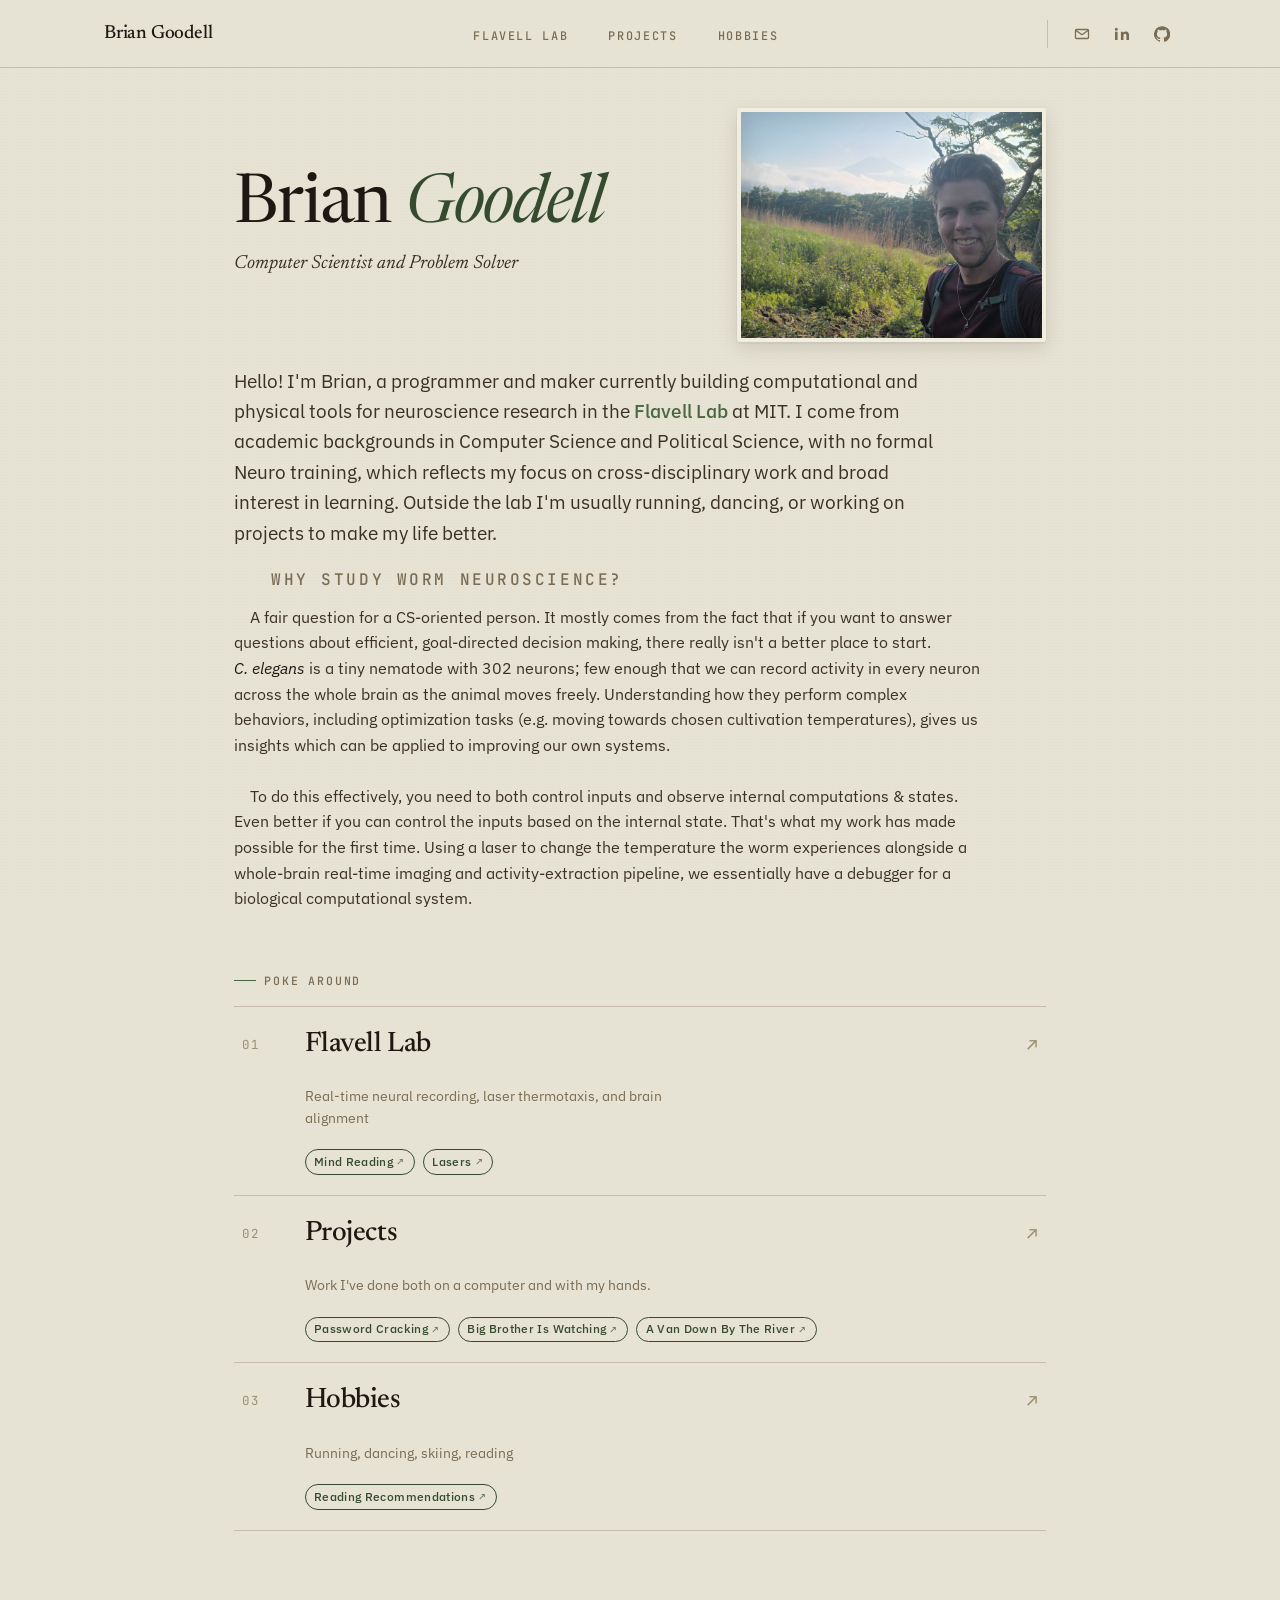
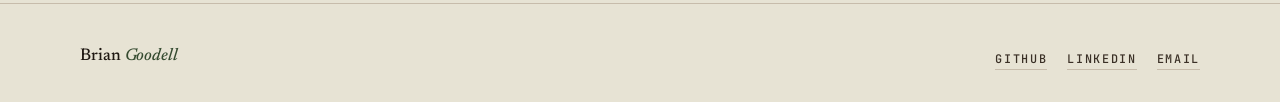
<file: index.html>
<!DOCTYPE html>
<html lang="en">
<head>
  <meta charset="UTF-8">
  <meta name="viewport" content="width=device-width, initial-scale=1.0">
  <title>Brian Goodell</title>
  <meta name="description" content="Brian Goodell — programmer, maker, and Research Technician at the MIT Flavell Lab.">
  <link rel="preconnect" href="https://fonts.googleapis.com">
  <link rel="preconnect" href="https://fonts.gstatic.com" crossorigin>
  <link href="https://fonts.googleapis.com/css2?family=Newsreader:ital,opsz,wght@0,6..72,400;0,6..72,500;0,6..72,600;1,6..72,400;1,6..72,500&family=IBM+Plex+Sans:wght@300;400;500;600&family=JetBrains+Mono:wght@400;500;600&display=swap" rel="stylesheet">
  <link rel="stylesheet" href="css/style.css">
  <link rel="icon" type="image/x-icon" href="images/BG_favicon.png">
</head>
<body data-page-id="home">

  <nav class="site-nav" role="navigation" aria-label="Main navigation">
    <div class="site-nav__inner">
      <span class="site-nav__brand"><span class="nav-full">Brian Goodell</span><span class="nav-short">Brian</span></span>
      <ul class="site-nav__links" role="list">
        <li><a href="flavell-lab.html" class="nav__link"><span class="nav-full">Flavell Lab</span><span class="nav-short">Flavell</span></a></li>
        <li><a href="projects.html"    class="nav__link">Projects</a></li>
        <li><a href="hobbies.html"     class="nav__link">Hobbies</a></li>
      </ul>
        <div class="site-nav__socials" role="list">
          <a href="mailto:briandalegoodell@gmail.com" class="social-icon" aria-label="Email" data-track-click="true" role="listitem">
            <svg viewBox="0 0 16 16" fill="none" stroke="currentColor" stroke-width="1.3" stroke-linejoin="round" aria-hidden="true">
              <rect x="1.5" y="3.5" width="13" height="9" rx="1"/>
              <path d="M2 4.5l6 4.2 6-4.2" stroke-linecap="round"/>
            </svg>
          </a>
          <a href="https://www.linkedin.com/in/brian-goodell" target="_blank" rel="noopener" class="social-icon" aria-label="LinkedIn" data-track-click="true" role="listitem">
            <svg viewBox="0 0 16 16" fill="currentColor" aria-hidden="true">
              <path d="M3.6 5.7H1V14h2.6V5.7Zm.2-2.4a1.5 1.5 0 1 1-3 0 1.5 1.5 0 0 1 3 0ZM15 14h-2.6V9.9c0-1-.02-2.2-1.35-2.2-1.35 0-1.55 1.05-1.55 2.13V14H6.9V5.7h2.5v1.13h.04c.35-.66 1.2-1.35 2.46-1.35 2.63 0 3.12 1.73 3.12 3.97V14Z"/>
            </svg>
          </a>
          <a href="https://github.com/briangoodell" target="_blank" rel="noopener" class="social-icon" aria-label="GitHub" data-track-click="true" role="listitem">
            <svg viewBox="0 0 16 16" fill="currentColor" aria-hidden="true">
              <path d="M8 .2A8 8 0 0 0 5.47 15.79c.4.07.55-.17.55-.38v-1.33c-2.23.48-2.7-1.07-2.7-1.07-.36-.92-.89-1.16-.89-1.16-.72-.5.05-.49.05-.49.8.06 1.23.83 1.23.83.72 1.22 1.87.87 2.33.67.07-.52.28-.87.51-1.07-1.78-.2-3.65-.89-3.65-3.95 0-.87.31-1.59.83-2.15-.08-.2-.36-1.02.08-2.13 0 0 .67-.22 2.2.82a7.65 7.65 0 0 1 4 0c1.53-1.04 2.2-.82 2.2-.82.44 1.11.16 1.93.08 2.13.52.56.83 1.28.83 2.15 0 3.07-1.87 3.75-3.65 3.94.29.25.54.74.54 1.49v2.21c0 .22.15.46.55.38A8 8 0 0 0 8 .2Z"/>
            </svg>
          </a>
        </div>
      </div>
    </nav>

  <main>

    <section class="home-hero">
      <div class="home-hero__text">
        <!-- <div class="home-hero__eyebrow">
          <span class="home-hero__eyebrow-dot" aria-hidden="true"></span>
          <span>CAMBRIDGE, MA</span>
        </div> -->
        <h1 class="home-hero__name" data-content-id="hero-name">Brian <em>Goodell</em></h1>
        <!-- <p class="home-hero__role" data-content-id="hero-role">Research Technician
building tools for neuroscience</p> -->
        <p class="home-hero__role" data-content-id="hero-role">Computer Scientist and Problem Solver</p>
      </div>
      <div class="home-hero__photo-wrap">
        <img src="images/headshot.jpg" alt="Brian Goodell" class="home-hero__photo">
      </div>
    </section>

    <section class="home-bio content-section">
      <p class="home-bio__para" data-content-id="bio-intro">
        Hello! I'm Brian, a programmer and maker currently building computational and physical
        tools for neuroscience research in the <a href="flavell-lab.html">Flavell Lab</a>
        at MIT. I come from academic backgrounds in Computer Science and Political Science, with no formal 
        Neuro training, which reflects my focus on cross-disciplinary work and broad interest in 
        learning. Outside the lab I'm usually running, dancing, or working on projects to make my life better.
      </p>
      <p class="kicker kicker--no-rule" style="margin-top: var(--space-5); font-size: medium; margin-bottom: var(--space-3);">&emsp;&emsp;Why study worm neuroscience?</p>
      <p class="home-bio__para" data-content-id="bio-research" style="font-size: medium; max-width: 75ch;">
        &nbsp;&nbsp;&nbsp;&nbsp;A fair question for a CS-oriented person. It mostly comes from the fact that
        if you want to answer questions about efficient, goal-directed decision making,
        there really isn't a better place to start. <em>C.&nbsp;elegans</em> is a tiny nematode with 302 
        neurons; few enough that we can record
        activity in every neuron across the whole brain as the animal moves freely. Understanding
        how they perform complex behaviors, including optimization tasks (e.g. moving towards chosen
        cultivation temperatures), gives us insights
        which can be applied to improving our own systems.
        <br /><br style="line-height: 0.5em; font-size: 50%;"/>
        &nbsp;&nbsp;&nbsp;&nbsp;To do this effectively, you need to both control inputs and observe internal computations & states.
        Even better if you can control the inputs based on the internal state. That's what my work has
        made possible for the first time. Using a laser to change the temperature the worm experiences
        alongside a whole-brain real-time imaging and activity-extraction pipeline, we essentially
        have a debugger for a biological computational system.
      </p>
      <br />
      <!-- <p>
        How do we use information to make decisions? How can we make a system that does the same thing?
        How can we do that efficiently?
      </p> -->
    </section>

    <section class="home-links content-section">
      <div class="kicker" style="margin-bottom: var(--space-4);">Poke Around</div>
      <div class="home-links__grid">
        <div class="link-card" data-index="01">
          <a href="flavell-lab.html" class="link-card__title-link" data-track-click="true">
            <span class="link-card__title">Flavell Lab</span>
            <span class="link-card__arrow" aria-hidden="true">↗</span>
          </a>
          <span class="link-card__desc">Real-time neural recording, laser thermotaxis, and brain alignment</span>
          <div class="link-card__sublinks">
            <a href="flavell-lab.html#autocell" class="link-card__sublink" data-track-click="true">Mind Reading</a>
            <a href="flavell-lab.html#laser" class="link-card__sublink" data-track-click="true">Lasers</a>
          </div>
        </div>
        <div class="link-card" data-index="02">
          <a href="projects.html" class="link-card__title-link" data-track-click="true">
            <span class="link-card__title">Projects</span>
            <span class="link-card__arrow" aria-hidden="true">↗</span>
          </a>
          <span class="link-card__desc">Work I've done both on a computer and with my hands.</span>
          <div class="link-card__sublinks">
            <a href="projects.html#project-tanks" class="link-card__sublink" data-track-click="true">Password Cracking</a>
            <a href="projects.html#project-self-tracking" class="link-card__sublink" data-track-click="true">Big Brother Is Watching</a>
            <a href="projects.html#project-van" class="link-card__sublink" data-track-click="true">A Van Down By The River</a>
          </div>
        </div>
        <div class="link-card" data-index="03">
          <a href="hobbies.html" class="link-card__title-link" data-index="03" data-track-click="true">
            <span class="link-card__title">Hobbies</span>
            <span class="link-card__arrow" aria-hidden="true">↗</span>
          </a>
          <span class="link-card__desc">Running, dancing, skiing, reading</span>
            <div class="link-card__sublinks">
              <a href="hobbies.html#reading" class="link-card__sublink" data-track-click="true">Reading Recommendations</a>
            </div>
        </div>
      </div>
    </section>

  </main>

  <footer class="site-footer">
    <div class="site-footer__inner">
      <p class="site-footer__meta">
        <span class="site-footer__brand">Brian <em>Goodell</em></span>
      </p>
      <ul class="site-footer__links" role="list">
        <li><a href="https://github.com/briangoodell" class="footer-link" target="_blank" rel="noopener" data-track-click="true">GitHub</a></li>
        <li><a href="https://www.linkedin.com/in/brian-goodell" class="footer-link" target="_blank" rel="noopener" data-track-click="true">LinkedIn</a></li>
        <li><a href="mailto:briandalegoodell@gmail.com" class="footer-link" data-track-click="true">Email</a></li>
      </ul>
    </div>
  </footer>

  <script src="js/api.js"></script>
</body>
</html>
</file>
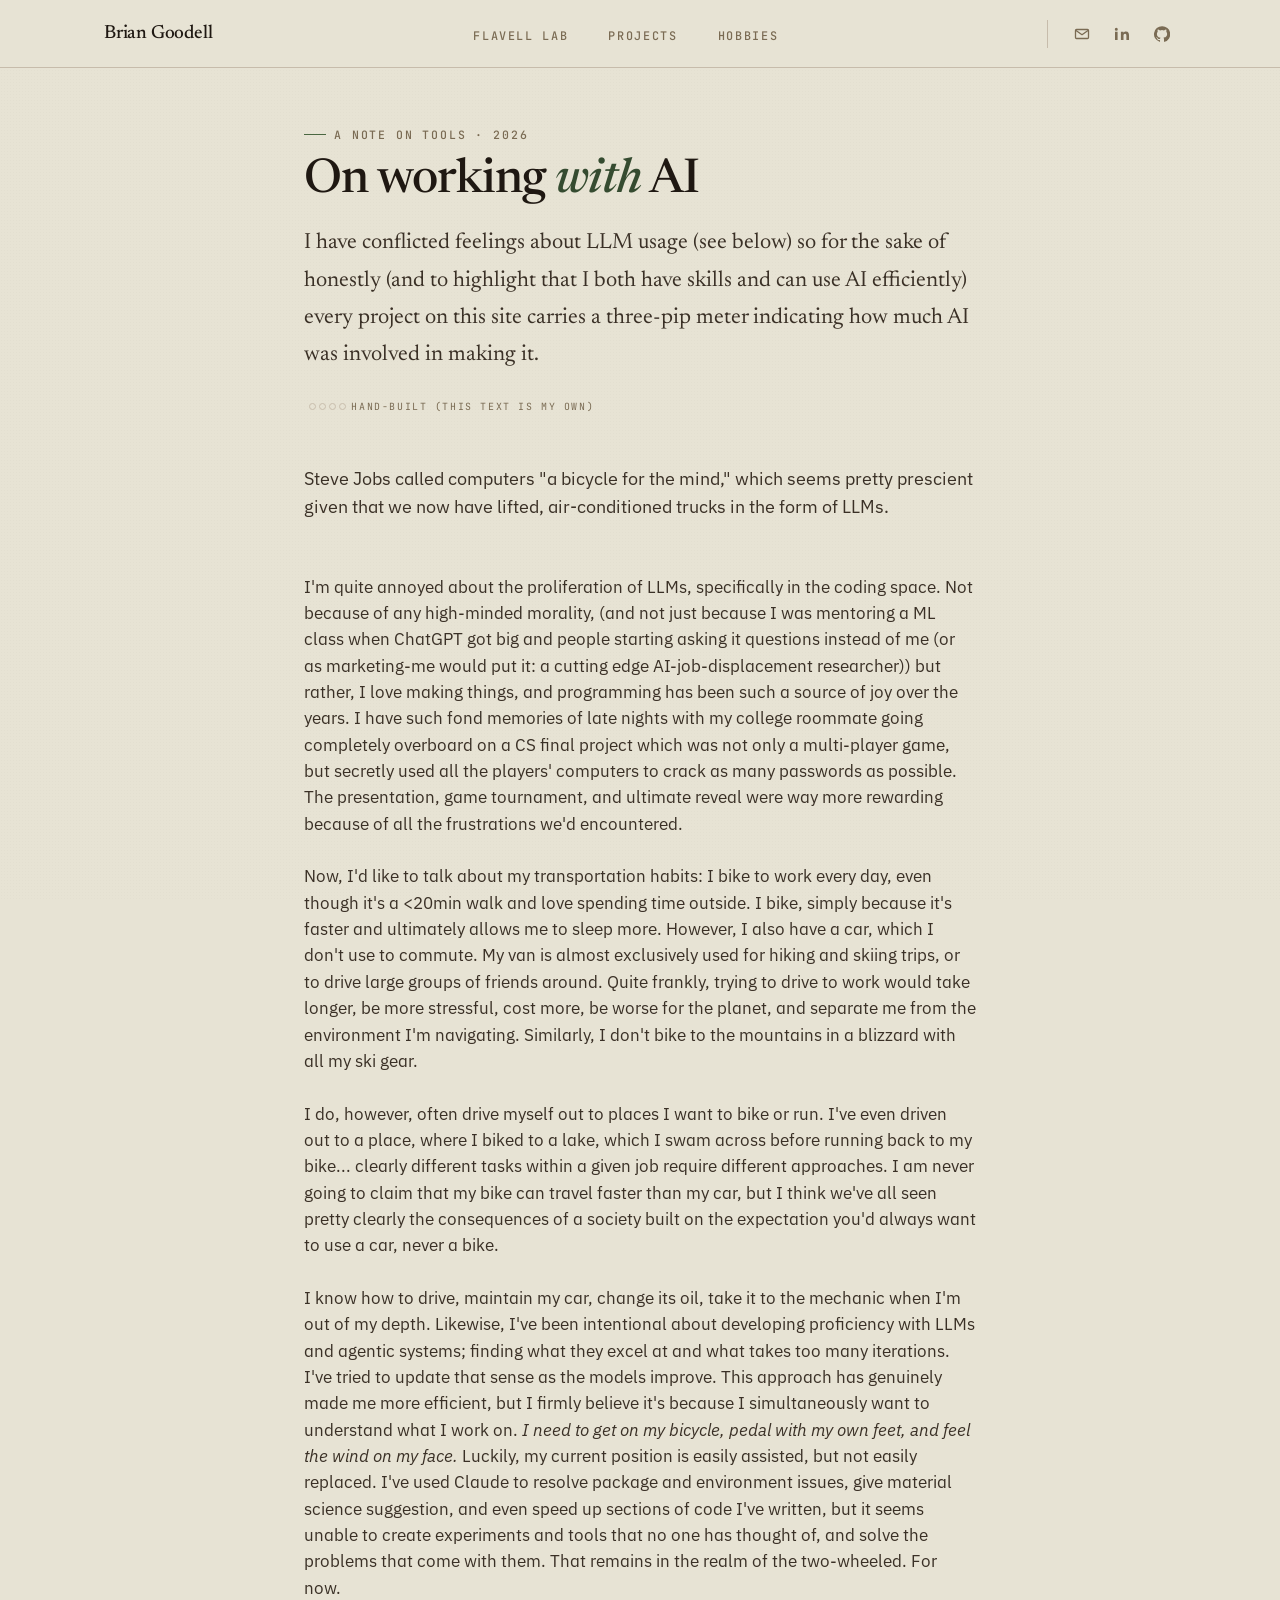
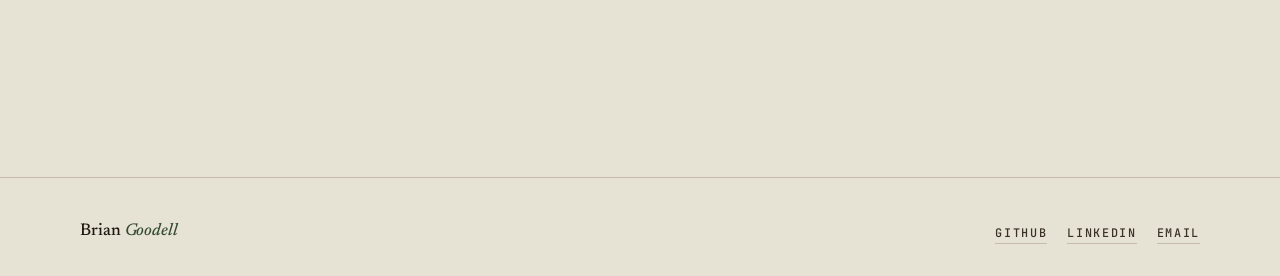
<file: ai_philosophy.html>
<!DOCTYPE html>
<html lang="en">
<head>
  <meta charset="UTF-8">
  <meta name="viewport" content="width=device-width, initial-scale=1.0">
  <title>AI Philosophy — Brian Goodell</title>
  <meta name="description" content="How Brian Goodell thinks about and uses AI in his research and personal projects.">
  <link rel="preconnect" href="https://fonts.googleapis.com">
  <link rel="preconnect" href="https://fonts.gstatic.com" crossorigin>
  <link href="https://fonts.googleapis.com/css2?family=Newsreader:ital,opsz,wght@0,6..72,400;0,6..72,500;0,6..72,600;1,6..72,400;1,6..72,500&family=IBM+Plex+Sans:wght@300;400;500;600&family=JetBrains+Mono:wght@400;500;600&display=swap" rel="stylesheet">
  <link rel="stylesheet" href="css/style.css">
  <link rel="icon" type="image/x-icon" href="images/BG_favicon.png">
</head>
<body data-page-id="ai">

  <nav class="site-nav" role="navigation" aria-label="Main navigation">
    <div class="site-nav__inner">
      <a href="index.html" class="site-nav__brand"><span class="nav-full">Brian Goodell</span><span class="nav-short">Brian</span></a>
      <ul class="site-nav__links" role="list">
        <li><a href="flavell-lab.html" class="nav__link"><span class="nav-full">Flavell Lab</span><span class="nav-short">Flavell</span></a></li>
        <li><a href="projects.html"    class="nav__link">Projects</a></li>
        <li><a href="hobbies.html"     class="nav__link">Hobbies</a></li>
      </ul>
        <div class="site-nav__socials" role="list">
          <a href="mailto:briandalegoodell@gmail.com" class="social-icon" aria-label="Email" data-track-click="true" role="listitem">
            <svg viewBox="0 0 16 16" fill="none" stroke="currentColor" stroke-width="1.3" stroke-linejoin="round" aria-hidden="true">
              <rect x="1.5" y="3.5" width="13" height="9" rx="1"/>
              <path d="M2 4.5l6 4.2 6-4.2" stroke-linecap="round"/>
            </svg>
          </a>
          <a href="https://www.linkedin.com/in/brian-goodell" target="_blank" rel="noopener" class="social-icon" aria-label="LinkedIn" data-track-click="true" role="listitem">
            <svg viewBox="0 0 16 16" fill="currentColor" aria-hidden="true">
              <path d="M3.6 5.7H1V14h2.6V5.7Zm.2-2.4a1.5 1.5 0 1 1-3 0 1.5 1.5 0 0 1 3 0ZM15 14h-2.6V9.9c0-1-.02-2.2-1.35-2.2-1.35 0-1.55 1.05-1.55 2.13V14H6.9V5.7h2.5v1.13h.04c.35-.66 1.2-1.35 2.46-1.35 2.63 0 3.12 1.73 3.12 3.97V14Z"/>
            </svg>
          </a>
          <a href="https://github.com/briangoodell" target="_blank" rel="noopener" class="social-icon" aria-label="GitHub" data-track-click="true" role="listitem">
            <svg viewBox="0 0 16 16" fill="currentColor" aria-hidden="true">
              <path d="M8 .2A8 8 0 0 0 5.47 15.79c.4.07.55-.17.55-.38v-1.33c-2.23.48-2.7-1.07-2.7-1.07-.36-.92-.89-1.16-.89-1.16-.72-.5.05-.49.05-.49.8.06 1.23.83 1.23.83.72 1.22 1.87.87 2.33.67.07-.52.28-.87.51-1.07-1.78-.2-3.65-.89-3.65-3.95 0-.87.31-1.59.83-2.15-.08-.2-.36-1.02.08-2.13 0 0 .67-.22 2.2.82a7.65 7.65 0 0 1 4 0c1.53-1.04 2.2-.82 2.2-.82.44 1.11.16 1.93.08 2.13.52.56.83 1.28.83 2.15 0 3.07-1.87 3.75-3.65 3.94.29.25.54.74.54 1.49v2.21c0 .22.15.46.55.38A8 8 0 0 0 8 .2Z"/>
            </svg>
          </a>
        </div>
      </div>
    </nav>

  <main>

    <header class="page-header content-section">
      <div class="kicker">A note on tools &middot; 2026</div>
      <h1 class="page-title">On working <em>with</em> AI</h1>
      <p class="page-intro">
        I have conflicted feelings about LLM usage (see below) so for the sake of honestly (and to highlight 
        that I both have skills and can use AI efficiently) every project on this site carries a three-pip 
        meter indicating how much AI was involved in making it.
      </p>
    </header>
    
    <section class="ai-page">
      <button type="button" class="ai-meter " data-ai-level="0" aria-label="AI involvement: Hand-built. Click for details." aria-haspopup="dialog" aria-expanded="false">
        <span class="ai-meter__pips" aria-hidden="true"><i class=""></i><i class=""></i><i class=""></i><i class=""></i></span>
        <span class="ai-meter__label" style="display: block;">Hand-built (This Text Is My Own)</span>
        <span class="ai-meter__pop" role="dialog" aria-label="AI involvement scale">
          <span class="ai-meter__pop-title">AI Involvement</span>
          <span class="ai-meter__scale">
        <div class="ai-meter__level" data-current="true">
          <span class="ai-meter__level-pips" aria-hidden="true"><i class=""></i><i class=""></i><i class=""></i><i class=""></i></span>
          <span class="ai-meter__level-body">
            <span class="ai-meter__level-name">Hand-built</span>
            <span class="ai-meter__level-desc">No AI assistance.</span>
          </span>
        </div>
        <div class="ai-meter__level" data-current="false">
          <span class="ai-meter__level-pips" aria-hidden="true"><i class="on"></i><i class=""></i><i class=""></i><i class=""></i></span>
          <span class="ai-meter__level-body">
            <span class="ai-meter__level-name">LLM Consulted</span>
            <span class="ai-meter__level-desc">Used AI for brainstorming, research, or rubber-ducking — not for output.</span>
          </span>
        </div>
        <div class="ai-meter__level" data-current="false">
          <span class="ai-meter__level-pips" aria-hidden="true"><i class="on"></i><i class="on"></i><i class=""></i><i class=""></i></span>
          <span class="ai-meter__level-body">
            <span class="ai-meter__level-name">LLM Assisted</span>
            <span class="ai-meter__level-desc">AI helped write or optimize portions, under close direction and review.</span>
          </span>
        </div>
        <div class="ai-meter__level" data-current="false">
          <span class="ai-meter__level-pips" aria-hidden="true"><i class="on"></i><i class="on"></i><i class="on"></i><i class="on"></i></span>
          <span class="ai-meter__level-body">
            <span class="ai-meter__level-name">LLM Authored</span>
            <span class="ai-meter__level-desc">Heavily or entirely AI-generated; I orchestrated and audited.</span>
          </span>
        </div>
      </button>

      <section class="content-section" style="padding-left: 0; padding-right: 0; max-width: none;">
        <div style="font-size: large;">
            Steve Jobs called computers "a bicycle for the mind," which seems pretty prescient
            given that we now have lifted, air-conditioned trucks in the form of LLMs.
        </div>
        <br />
        <br />
        <p>
            I'm quite annoyed about the proliferation of LLMs, specifically in the coding space. Not because of any high-minded morality, (and not just because I was mentoring a ML class when ChatGPT got big and people starting asking it questions instead of me (or as marketing-me would put it: a cutting edge AI-job-displacement researcher)) but rather, I love making things, and programming has been such a source of joy over the years. I have such fond memories of late nights with my college roommate going completely overboard on a CS final project which was not only a multi-player game, but secretly used all the players' computers to crack as many passwords as possible. The presentation, game tournament, and ultimate reveal were way more rewarding because of all the frustrations we'd encountered. 
        </p>
        <br />
        <p>
            Now, I'd like to talk about my transportation habits: I bike to work every day, even though it's a &lt;20min walk and love spending time outside. I bike, simply because it's faster and ultimately allows me to sleep more. However, I also have a car, which I don't use to commute. My van is almost exclusively used for hiking and skiing trips, or to drive large groups of friends around. Quite frankly, trying to drive to work would take longer, be more stressful, cost more, be worse for the planet, and separate me from the environment I'm navigating. Similarly, I don't bike to the mountains in a blizzard with all my ski gear.
        </p>
        <br />
        <p>
            I do, however, often drive myself out to places I want to bike or run. I've even driven out to a place, where I biked to a lake, which I swam across before running back to my bike... clearly different tasks within a given job require different approaches. I am never going to claim that my bike can travel faster than my car, but I think we've all seen pretty clearly the consequences of a society built on the expectation you'd always want to use a car, never a bike.
        </p>
        <br />
        <p>
            I know how to drive, maintain my car, change its oil, take it to the mechanic when I'm out of my depth. Likewise, I've been intentional about developing proficiency with LLMs and agentic systems; finding what they excel at and what takes too many iterations. I've tried to update that sense as the models improve. This approach has genuinely made me more efficient, but I firmly believe it's because I simultaneously want to understand what I work on. <i>I need to get on my bicycle, pedal with my own feet, and feel the wind on my face.</i> Luckily, my current position is easily assisted, but not easily replaced. I've used Claude to resolve package and environment issues, give material science suggestion, and even speed up sections of code I've written, but it seems unable to create experiments and tools that no one has thought of, and solve the problems that come with them. That remains in the realm of the two-wheeled. For now.
        </p>
        <!-- <p class="home-bio__para" style="margin-top: var(--space-4);">
          I label these because the honest answer to &ldquo;did you use AI for this?&rdquo; is rarely
          binary, and pretending otherwise erodes trust faster than the tool itself does.
          A model can be a powerful research assistant without writing the paper; it can write
          a function without understanding the system. Naming where it sat on a given project
          keeps me honest about which skills I'm actually exercising.
        </p>
        <p class="home-bio__para">
          [More to come &mdash; thoughts on review, attribution, and where I think the line
          lives for research work specifically.]
        </p> -->
      </section>
    </section>

  </main>

  <footer class="site-footer">
    <div class="site-footer__inner">
      <p class="site-footer__meta">
        <span class="site-footer__brand">Brian <em>Goodell</em></span>
      </p>
      <ul class="site-footer__links" role="list">
        <li><a href="https://github.com/briangoodell" class="footer-link" target="_blank" rel="noopener" data-track-click="true">GitHub</a></li>
        <li><a href="https://www.linkedin.com/in/brian-goodell" class="footer-link" target="_blank" rel="noopener" data-track-click="true">LinkedIn</a></li>
        <li><a href="mailto:briandalegoodell@gmail.com" class="footer-link" data-track-click="true">Email</a></li>
      </ul>
    </div>
  </footer>

  <script src="js/api.js"></script>
</body>
</html>
</file>
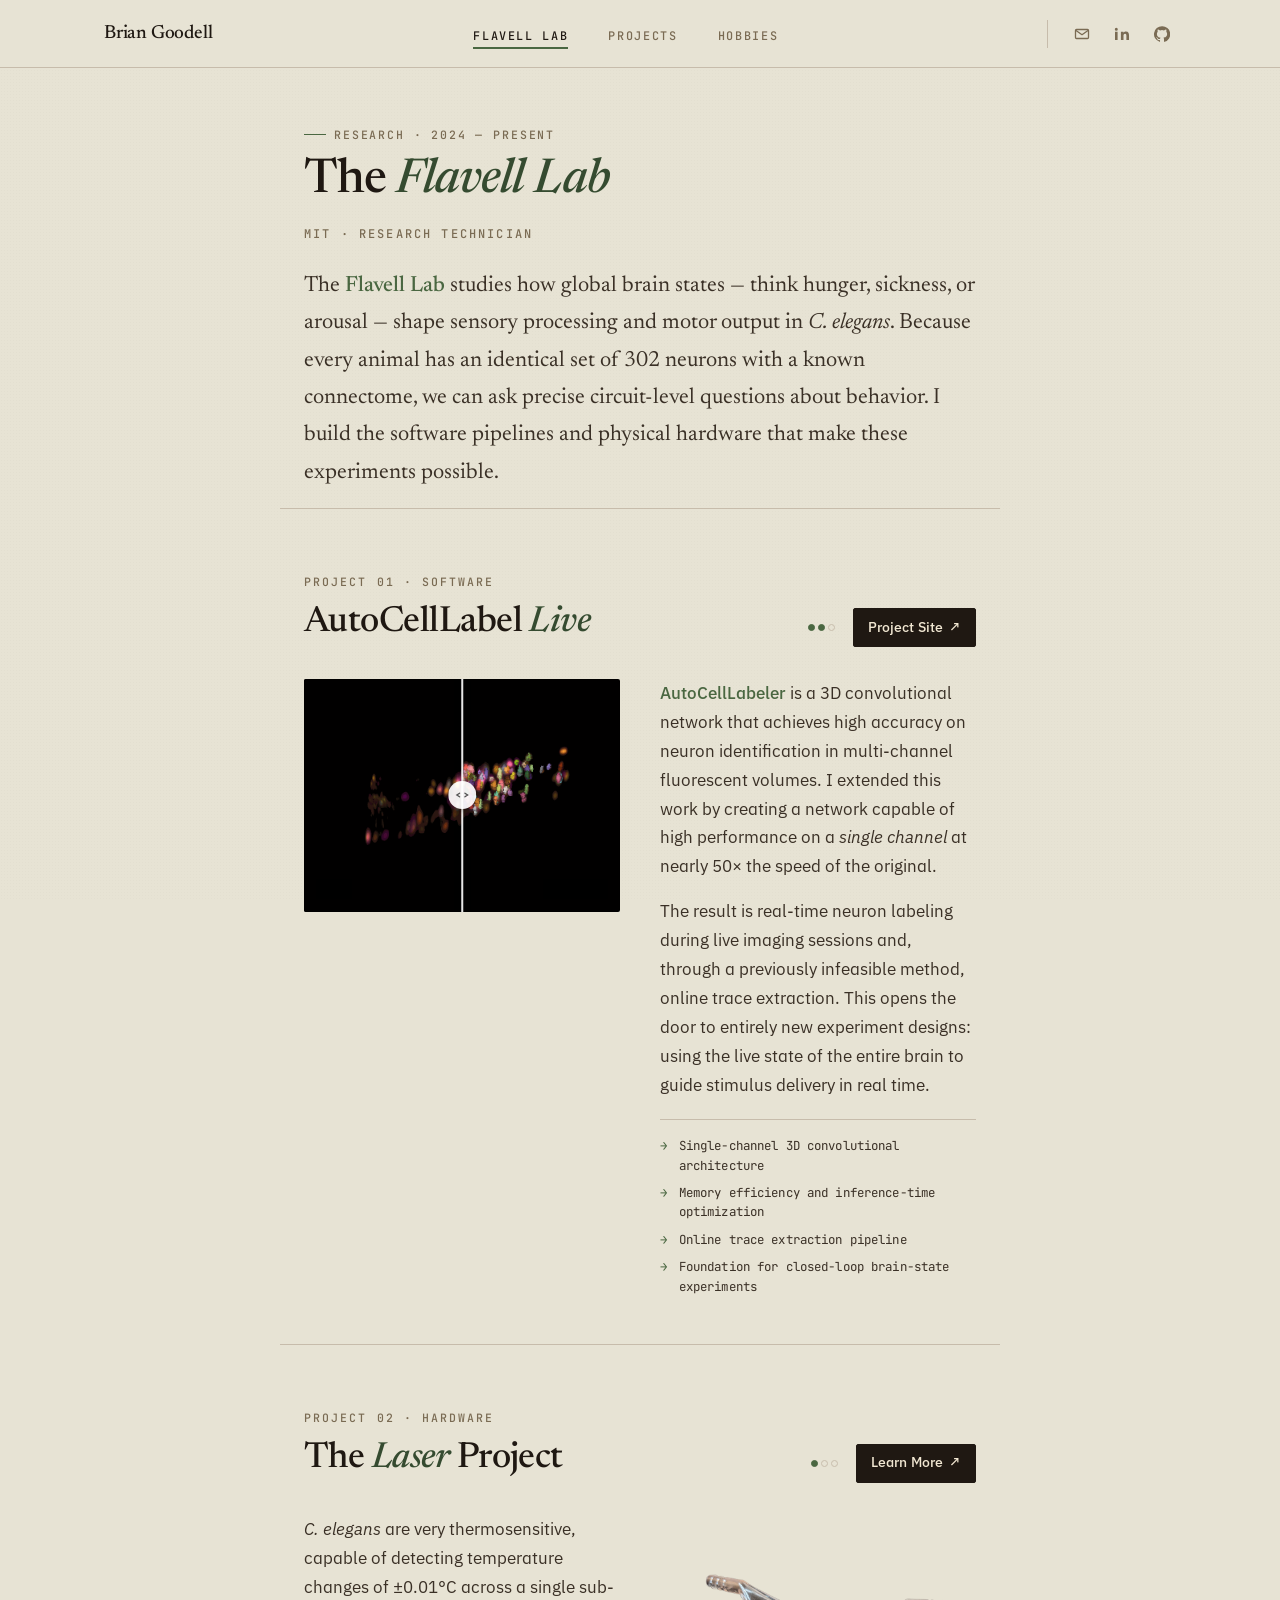
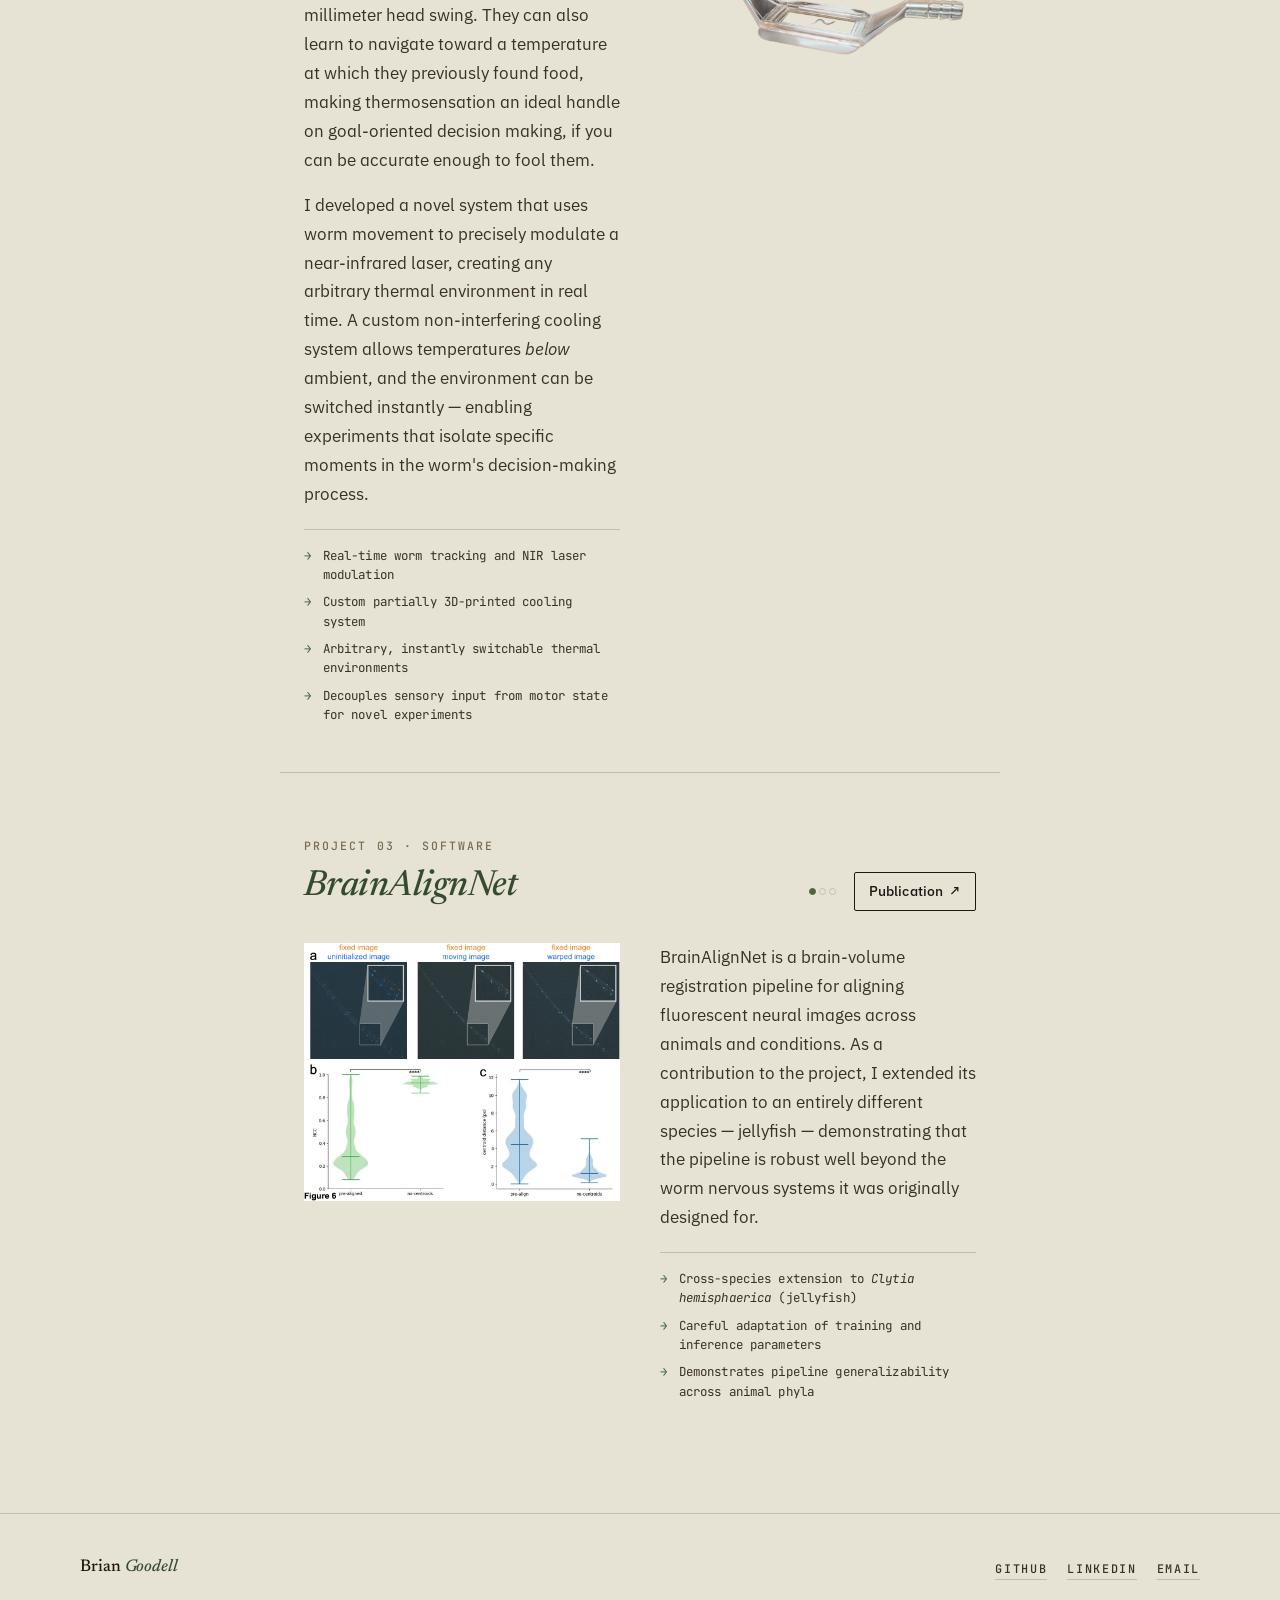
<file: flavell-lab.html>
<!DOCTYPE html>
<html lang="en">
<head>
  <meta charset="UTF-8">
  <meta name="viewport" content="width=device-width, initial-scale=1.0">
  <title>Flavell Lab — Brian Goodell</title>
  <meta name="description" content="Brian Goodell's research at the MIT Flavell Lab — laser thermotaxis, real-time neural imaging, and brain alignment for C. elegans.">
  <link rel="preconnect" href="https://fonts.googleapis.com">
  <link rel="preconnect" href="https://fonts.gstatic.com" crossorigin>
  <link href="https://fonts.googleapis.com/css2?family=Newsreader:ital,opsz,wght@0,6..72,400;0,6..72,500;0,6..72,600;1,6..72,400;1,6..72,500&family=IBM+Plex+Sans:wght@300;400;500;600&family=JetBrains+Mono:wght@400;500;600&display=swap" rel="stylesheet">
  <link rel="stylesheet" href="css/style.css">
  <link rel="icon" type="image/x-icon" href="images/BG_favicon.png">
</head>
<body data-page-id="flavell-lab">

  <nav class="site-nav" role="navigation" aria-label="Main navigation">
    <div class="site-nav__inner">
      <a href="index.html" class="site-nav__brand"><span class="nav-full">Brian Goodell</span><span class="nav-short">Brian</span></a>
      <ul class="site-nav__links" role="list">
        <li><a href="flavell-lab.html" class="nav__link nav__link--active"><span class="nav-full">Flavell Lab</span><span class="nav-short">Flavell</span></a></li>
        <li><a href="projects.html"    class="nav__link">Projects</a></li>
        <li><a href="hobbies.html"     class="nav__link">Hobbies</a></li>
      </ul>
        <div class="site-nav__socials" role="list">
          <a href="mailto:briandalegoodell@gmail.com" class="social-icon" aria-label="Email" data-track-click="true" role="listitem">
            <svg viewBox="0 0 16 16" fill="none" stroke="currentColor" stroke-width="1.3" stroke-linejoin="round" aria-hidden="true">
              <rect x="1.5" y="3.5" width="13" height="9" rx="1"/>
              <path d="M2 4.5l6 4.2 6-4.2" stroke-linecap="round"/>
            </svg>
          </a>
          <a href="https://www.linkedin.com/in/brian-goodell" target="_blank" rel="noopener" class="social-icon" aria-label="LinkedIn" data-track-click="true" role="listitem">
            <svg viewBox="0 0 16 16" fill="currentColor" aria-hidden="true">
              <path d="M3.6 5.7H1V14h2.6V5.7Zm.2-2.4a1.5 1.5 0 1 1-3 0 1.5 1.5 0 0 1 3 0ZM15 14h-2.6V9.9c0-1-.02-2.2-1.35-2.2-1.35 0-1.55 1.05-1.55 2.13V14H6.9V5.7h2.5v1.13h.04c.35-.66 1.2-1.35 2.46-1.35 2.63 0 3.12 1.73 3.12 3.97V14Z"/>
            </svg>
          </a>
          <a href="https://github.com/briangoodell" target="_blank" rel="noopener" class="social-icon" aria-label="GitHub" data-track-click="true" role="listitem">
            <svg viewBox="0 0 16 16" fill="currentColor" aria-hidden="true">
              <path d="M8 .2A8 8 0 0 0 5.47 15.79c.4.07.55-.17.55-.38v-1.33c-2.23.48-2.7-1.07-2.7-1.07-.36-.92-.89-1.16-.89-1.16-.72-.5.05-.49.05-.49.8.06 1.23.83 1.23.83.72 1.22 1.87.87 2.33.67.07-.52.28-.87.51-1.07-1.78-.2-3.65-.89-3.65-3.95 0-.87.31-1.59.83-2.15-.08-.2-.36-1.02.08-2.13 0 0 .67-.22 2.2.82a7.65 7.65 0 0 1 4 0c1.53-1.04 2.2-.82 2.2-.82.44 1.11.16 1.93.08 2.13.52.56.83 1.28.83 2.15 0 3.07-1.87 3.75-3.65 3.94.29.25.54.74.54 1.49v2.21c0 .22.15.46.55.38A8 8 0 0 0 8 .2Z"/>
            </svg>
          </a>
        </div>
      </div>
    </nav>

  <main>

    <header class="page-header content-section">
      <div class="kicker">Research &middot; 2024 — Present</div>
      <h1 class="page-title" data-content-id="page-title">The <em>Flavell Lab</em></h1>
      <p class="page-subtitle" data-content-id="page-subtitle">MIT &middot; Research Technician</p>
      <p class="page-intro" data-content-id="lab-intro">
        The <a href="https://flavell.mit.edu/" target="_blank" rel="noopener" data-track-click="true">Flavell Lab</a>
        studies how global brain states &mdash; think hunger, sickness, or arousal &mdash; shape
        sensory processing and motor output in <em>C. elegans</em>. Because every animal has an identical
        set of 302 neurons with a known connectome, we can ask precise circuit-level questions about behavior.
        I build the software pipelines and physical hardware that make these experiments possible.
      </p>
    </header>

    <!-- AutoCellLabel Live -->
    <section class="lab-project" id="autocell">
      <span class="lab-project__num">Project 01 &middot; Software</span>
      <div class="lab-project__header">
        <h2 class="lab-project__title">AutoCellLabel <em>Live</em></h2>
        <div class="lab-project__links">
          <span data-ai-meter data-level="2" data-align="right"></span>
          <a href="https://live.briandalegoodell.com" class="btn btn--primary"
             target="_blank" rel="noopener" data-track-click="true">
            Project Site <span class="btn__arrow">↗</span>
          </a>
        </div>
      </div>
      <div class="lab-project__body">
        <div class="lab-project__photo-wrap">
          <div class="img-compare" aria-label="Slide to compare raw and labeled neural volume">
            <img class="img-compare__base" src="images/flavell/ACL_labels.gif" alt="Labeled NeuroPAL volume">
            <img class="img-compare__overlay" src="images/flavell/NeuroPAL.gif" alt="Raw NeuroPAL volume">
            <div class="img-compare__divider" aria-hidden="true"></div>
            <div class="img-compare__labels" aria-hidden="true">
              <span class="img-compare__label">Raw</span>
              <span class="img-compare__label">Labeled</span>
            </div>
          </div>
        </div>
        <div class="lab-project__text" data-content-id="autocell-desc">
          <p>
            <a href="https://doi.org/10.7554/eLife.108159.1" target="_blank" rel="noopener" data-track-click="true">AutoCellLabeler</a>
            is a 3D convolutional network that achieves high accuracy on neuron identification
            in multi-channel fluorescent volumes. I extended this work by creating a network
            capable of high performance on a <em>single channel</em> at nearly 50&times; the speed
            of the original.
          </p>
          <p>
            The result is real-time neuron labeling during live imaging sessions and, through a
            previously infeasible method, online trace extraction. This opens the door to entirely
            new experiment designs: using the live state of the entire brain to guide stimulus
            delivery in real time.
          </p>
          <ul class="lab-project__tech-list">
            <li>Single-channel 3D convolutional architecture</li>
            <li>Memory efficiency and inference-time optimization</li>
            <li>Online trace extraction pipeline</li>
            <li>Foundation for closed-loop brain-state experiments</li>
          </ul>
        </div>
      </div>
    </section>

    <!-- The Laser Project -->
    <section class="lab-project" id="laser">
      <span class="lab-project__num">Project 02 &middot; Hardware</span>
      <div class="lab-project__header">
        <h2 class="lab-project__title">The <em>Laser</em> Project</h2>
        <div class="lab-project__links">
          <span data-ai-meter data-level="1" data-align="right"></span>
          <a href="http://laser.briandalegoodell.com/" class="btn btn--primary"
             target="_blank" rel="noopener" data-track-click="true">
            Learn More <span class="btn__arrow">↗</span>
          </a>
        </div>
      </div>
      <div class="lab-project__body">
        <div class="lab-project__text" data-content-id="laser-desc">
          <p>
            <em>C. elegans</em> are very thermosensitive, capable of detecting
            temperature changes of &plusmn;0.01&deg;C across a single sub-millimeter head swing.
            They can also learn to navigate toward a temperature at which they previously found food,
            making thermosensation an ideal handle on goal-oriented decision making, if you can be accurate
            enough to fool them.
          </p>
          <p>
            I developed a novel system that uses worm movement to precisely modulate a near-infrared laser,
            creating any arbitrary thermal environment in real time. A custom non-interfering cooling
            system allows temperatures <em>below</em> ambient, and the environment can be switched
            instantly &mdash; enabling experiments that isolate specific moments in the worm's
            decision-making process.
          </p>
          <ul class="lab-project__tech-list">
            <li>Real-time worm tracking and NIR laser modulation</li>
            <li>Custom partially 3D-printed cooling system</li>
            <li>Arbitrary, instantly switchable thermal environments</li>
            <li>Decouples sensory input from motor state for novel experiments</li>
          </ul>
        </div>
        <div class="lab-project__photo-wrap">
          <img src="images\flavell\v6SlideWithWorm.png" alt="BrainAlignNet figure">
        </div>
      </div>
    </section>

    <!-- BrainAlignNet -->
    <section class="lab-project" id="brainalignnet">
      <span class="lab-project__num">Project 03 &middot; Software</span>
      <div class="lab-project__header">
        <h2 class="lab-project__title"><em>BrainAlignNet</em></h2>
        <div class="lab-project__links">
          <span data-ai-meter data-level="1" data-align="right"></span>
          <a href="https://doi.org/10.7554/eLife.108159.2" class="btn btn--outline"
             target="_blank" rel="noopener" data-track-click="true">
            Publication <span class="btn__arrow">↗</span>
          </a>
        </div>
      </div>
      <div class="lab-project__body">
        <div class="lab-project__photo-wrap">
           <img src="images\flavell\BAN_Figure_6.png" alt="BrainAlignNet figure">
        </div>
        <div class="lab-project__text" data-content-id="brainalignnet-desc">
          <p>
            BrainAlignNet is a brain-volume registration pipeline for aligning fluorescent
            neural images across animals and conditions. As a contribution to the project,
            I extended its application to an entirely different species &mdash; jellyfish &mdash;
            demonstrating that the pipeline is robust well beyond the worm nervous systems it
            was originally designed for.
          </p>
          <ul class="lab-project__tech-list">
            <li>Cross-species extension to <em>Clytia hemisphaerica</em> (jellyfish)</li>
            <li>Careful adaptation of training and inference parameters</li>
            <li>Demonstrates pipeline generalizability across animal phyla</li>
          </ul>
        </div>
      </div>
    </section>

  </main>

  <footer class="site-footer">
    <div class="site-footer__inner">
      <p class="site-footer__meta">
        <span class="site-footer__brand">Brian <em>Goodell</em></span>
      </p>
      <ul class="site-footer__links" role="list">
        <li><a href="https://github.com/briangoodell" class="footer-link" target="_blank" rel="noopener" data-track-click="true">GitHub</a></li>
        <li><a href="https://www.linkedin.com/in/brian-goodell" class="footer-link" target="_blank" rel="noopener" data-track-click="true">LinkedIn</a></li>
        <li><a href="mailto:briandalegoodell@gmail.com" class="footer-link" data-track-click="true">Email</a></li>
      </ul>
    </div>
  </footer>

  <script src="js/projects.js"></script>
  <script src="js/api.js"></script>
  <script>
    // Fetch both GIFs as blobs, then assign fresh object URLs in the same tick so both start at frame 0.
    (async function syncCompareGifs() {
      const imgs = [...document.querySelectorAll('.img-compare img')];
      const blobs = await Promise.all(imgs.map(i => fetch(i.src).then(r => r.blob())));
      const urls = blobs.map(b => URL.createObjectURL(b));
      imgs.forEach((img, i) => { img.src = urls[i]; });
    })();

    document.querySelectorAll('.img-compare').forEach(el => {
      const set = pct => el.style.setProperty('--x', pct + '%');

      el.addEventListener('mousemove', e => {
        const r = el.getBoundingClientRect();
        set(Math.max(0, Math.min(100, (e.clientX - r.left) / r.width * 100)));
      });

      el.addEventListener('mouseleave', () => set(50));

      el.addEventListener('touchmove', e => {
        e.preventDefault();
        const r = el.getBoundingClientRect();
        set(Math.max(0, Math.min(100, (e.touches[0].clientX - r.left) / r.width * 100)));
      }, { passive: false });
    });
  </script>
</body>
</html>
</file>
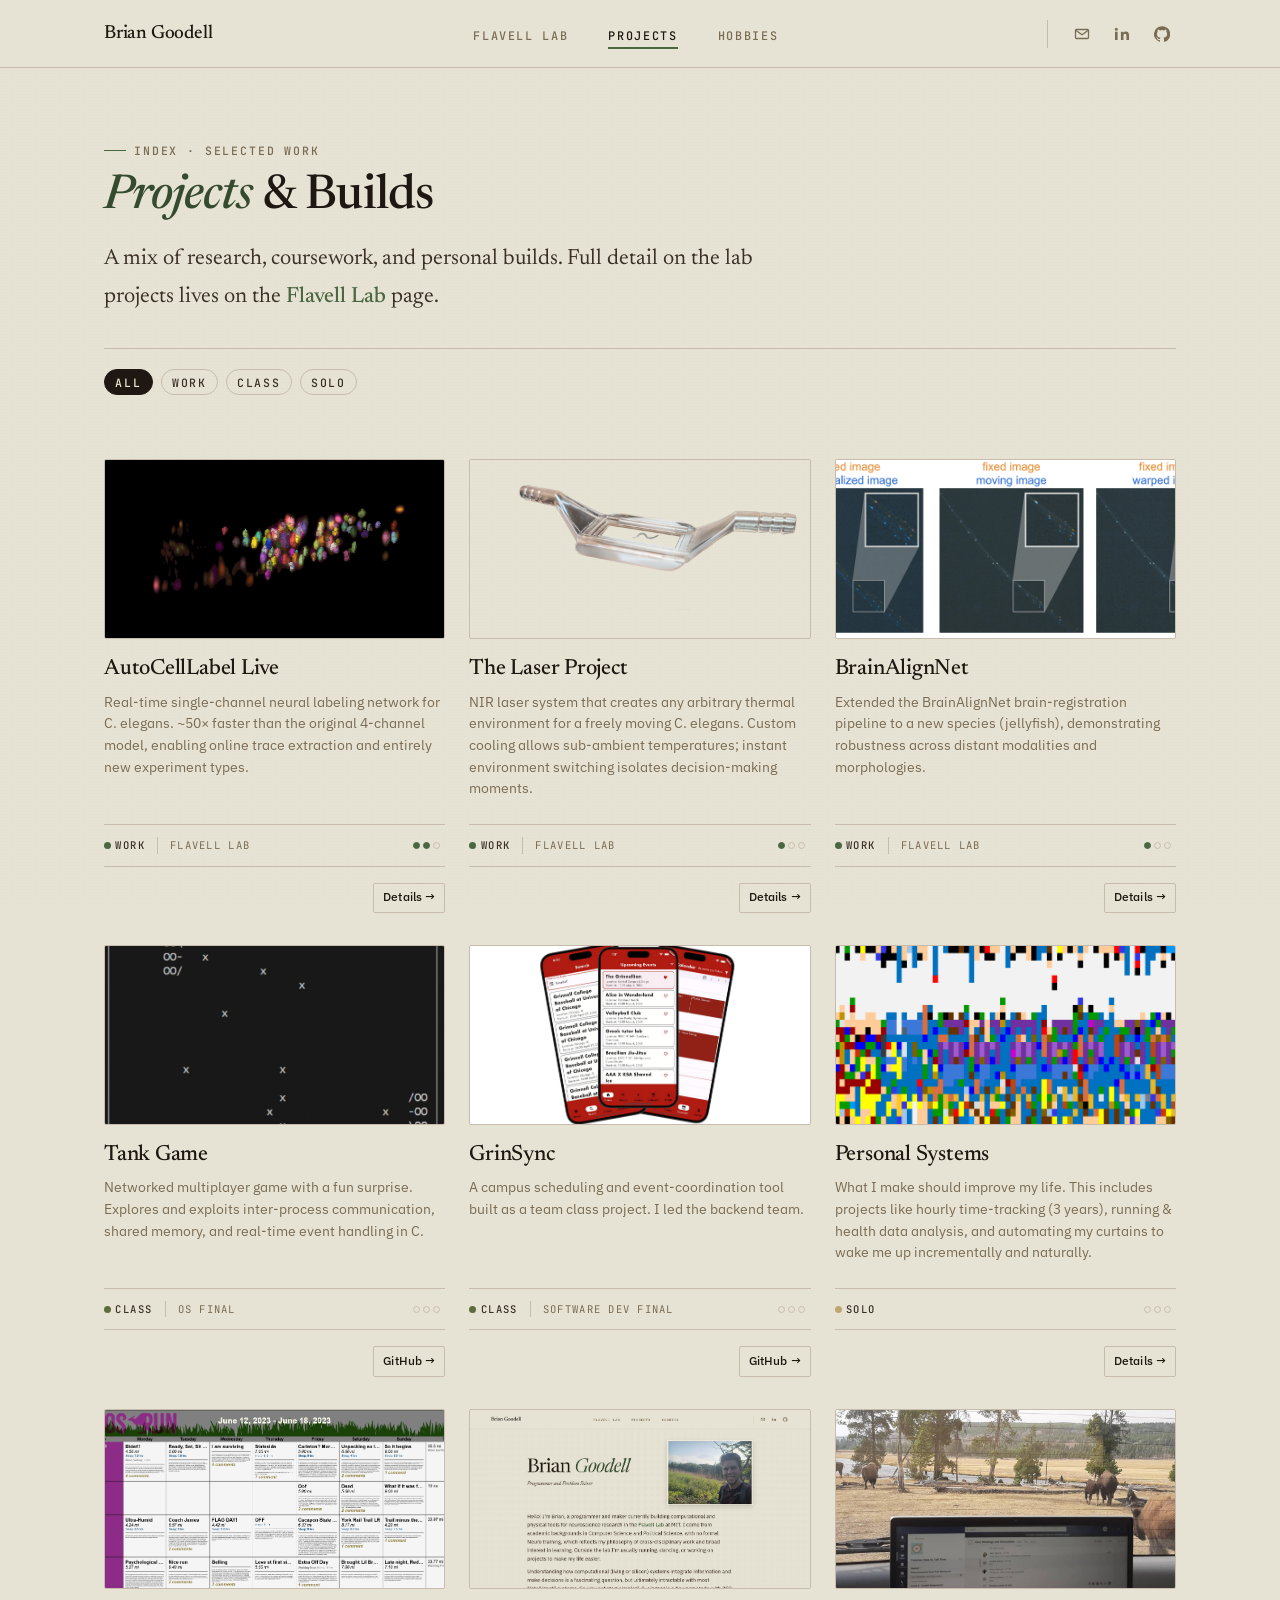
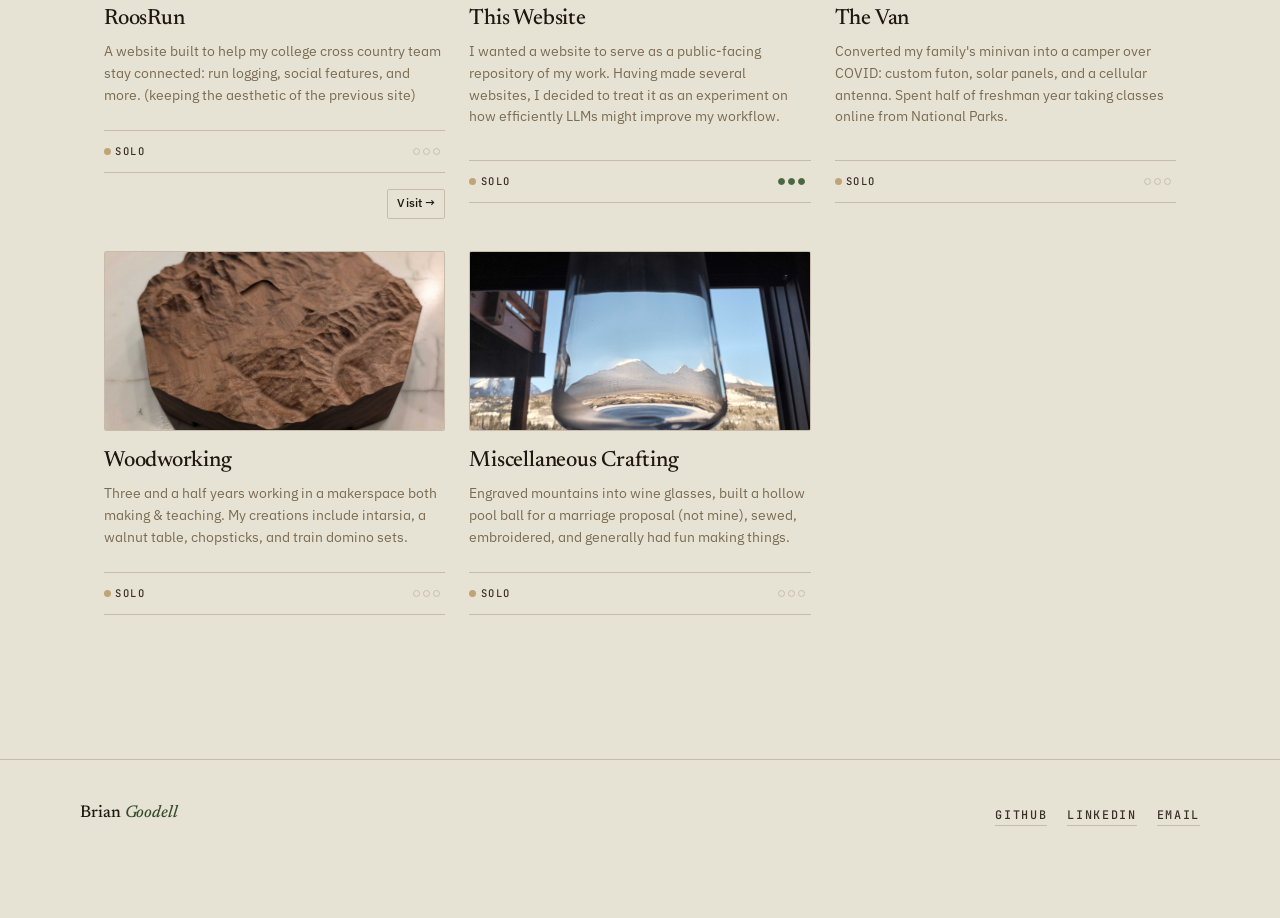
<file: projects.html>
<!DOCTYPE html>
<html lang="en">
<head>
  <meta charset="UTF-8">
  <meta name="viewport" content="width=device-width, initial-scale=1.0">
  <title>Projects — Brian Goodell</title>
  <meta name="description" content="CS and maker projects by Brian Goodell — research work, class projects, solo builds, and hands-on making.">
  <link rel="preconnect" href="https://fonts.googleapis.com">
  <link rel="preconnect" href="https://fonts.gstatic.com" crossorigin>
  <link href="https://fonts.googleapis.com/css2?family=Newsreader:ital,opsz,wght@0,6..72,400;0,6..72,500;0,6..72,600;1,6..72,400;1,6..72,500&family=IBM+Plex+Sans:wght@300;400;500;600&family=JetBrains+Mono:wght@400;500;600&display=swap" rel="stylesheet">
  <link rel="stylesheet" href="css/style.css">
  <link rel="icon" type="image/x-icon" href="images/BG_favicon.png">
</head>
<body data-page-id="projects">

  <nav class="site-nav" role="navigation" aria-label="Main navigation">
    <div class="site-nav__inner">
      <a href="index.html" class="site-nav__brand"><span class="nav-full">Brian Goodell</span><span class="nav-short">Brian</span></a>
      <ul class="site-nav__links" role="list">
        <li><a href="flavell-lab.html" class="nav__link"><span class="nav-full">Flavell Lab</span><span class="nav-short">Flavell</span></a></li>
        <li><a href="projects.html"    class="nav__link nav__link--active">Projects</a></li>
        <li><a href="hobbies.html"     class="nav__link">Hobbies</a></li>
      </ul>
        <div class="site-nav__socials" role="list">
          <a href="mailto:briandalegoodell@gmail.com" class="social-icon" aria-label="Email" data-track-click="true" role="listitem">
            <svg viewBox="0 0 16 16" fill="none" stroke="currentColor" stroke-width="1.3" stroke-linejoin="round" aria-hidden="true">
              <rect x="1.5" y="3.5" width="13" height="9" rx="1"/>
              <path d="M2 4.5l6 4.2 6-4.2" stroke-linecap="round"/>
            </svg>
          </a>
          <a href="https://www.linkedin.com/in/brian-goodell" target="_blank" rel="noopener" class="social-icon" aria-label="LinkedIn" data-track-click="true" role="listitem">
            <svg viewBox="0 0 16 16" fill="currentColor" aria-hidden="true">
              <path d="M3.6 5.7H1V14h2.6V5.7Zm.2-2.4a1.5 1.5 0 1 1-3 0 1.5 1.5 0 0 1 3 0ZM15 14h-2.6V9.9c0-1-.02-2.2-1.35-2.2-1.35 0-1.55 1.05-1.55 2.13V14H6.9V5.7h2.5v1.13h.04c.35-.66 1.2-1.35 2.46-1.35 2.63 0 3.12 1.73 3.12 3.97V14Z"/>
            </svg>
          </a>
          <a href="https://github.com/briangoodell" target="_blank" rel="noopener" class="social-icon" aria-label="GitHub" data-track-click="true" role="listitem">
            <svg viewBox="0 0 16 16" fill="currentColor" aria-hidden="true">
              <path d="M8 .2A8 8 0 0 0 5.47 15.79c.4.07.55-.17.55-.38v-1.33c-2.23.48-2.7-1.07-2.7-1.07-.36-.92-.89-1.16-.89-1.16-.72-.5.05-.49.05-.49.8.06 1.23.83 1.23.83.72 1.22 1.87.87 2.33.67.07-.52.28-.87.51-1.07-1.78-.2-3.65-.89-3.65-3.95 0-.87.31-1.59.83-2.15-.08-.2-.36-1.02.08-2.13 0 0 .67-.22 2.2.82a7.65 7.65 0 0 1 4 0c1.53-1.04 2.2-.82 2.2-.82.44 1.11.16 1.93.08 2.13.52.56.83 1.28.83 2.15 0 3.07-1.87 3.75-3.65 3.94.29.25.54.74.54 1.49v2.21c0 .22.15.46.55.38A8 8 0 0 0 8 .2Z"/>
            </svg>
          </a>
        </div>
      </div>
    </nav>

  <main class="page-projects">

    <header class="page-header">
      <div class="kicker">Index &middot; Selected work</div>
      <h1 class="page-title"><em>Projects</em> &amp; Builds</h1>
      <p class="page-intro">
        A mix of research, coursework, and personal builds. Full detail on the lab projects
        lives on the <a href="flavell-lab.html">Flavell Lab</a> page.
      </p>

      <div class="project-filters" role="group" aria-label="Filter projects by type">
        <button class="filter-btn filter-btn--active" data-filter="all"   aria-pressed="true">All</button>
        <button class="filter-btn"                    data-filter="work"  aria-pressed="false">Work</button>
        <button class="filter-btn"                    data-filter="class" aria-pressed="false">Class</button>
        <button class="filter-btn"                    data-filter="solo"  aria-pressed="false">Solo</button>
      </div>
    </header>

    <div id="projects-grid" class="projects-grid" role="list"></div>

  </main>

  <footer class="site-footer">
    <div class="site-footer__inner">
      <p class="site-footer__meta">
        <span class="site-footer__brand">Brian <em>Goodell</em></span>
      </p>
      <ul class="site-footer__links" role="list">
        <li><a href="https://github.com/briangoodell" class="footer-link" target="_blank" rel="noopener" data-track-click="true">GitHub</a></li>
        <li><a href="https://www.linkedin.com/in/brian-goodell" class="footer-link" target="_blank" rel="noopener" data-track-click="true">LinkedIn</a></li>
        <li><a href="mailto:briandalegoodell@gmail.com" class="footer-link" data-track-click="true">Email</a></li>
      </ul>
    </div>
  </footer>

  <script src="js/projects.js"></script>
  <script src="js/api.js"></script>
</body>
</html>
</file>
<file: css/style.css>
/* ============================================================
   PERSONAL SITE — BRIAN GOODELL
   Editorial / research-notebook aesthetic. Warm paper, deep
   ink, forest fern, olive moss. Newsreader serif + IBM
   Plex Sans + JetBrains Mono for monospaced editorial labels.
   ============================================================ */

:root {
  /* Palette ------------------------------------------------- */
  --paper:        #E7E3D4;
  --paper-2:      #DFDABD;
  --paper-3:      #F0ECDE;
  --surface:      #EDE9D8;
  --rule:         #C7BCAB;
  --rule-soft:    #D5CDB6;

  --ink:          #1F1812;
  --ink-2:        #3A3026;
  --ink-mute:     #7A6B53;
  --ink-faint:    #9B8E72;

  --fern:         #4A6741;   /* forest green */
  --fern-deep:    #354B30;
  --fern-soft:    #7D9E70;

  --moss:         #5E6B3C;   /* olive secondary */
  --moss-soft:    #8A9764;

  --paper-on-ink: #F1E7D2;

  /* Placeholder duotone fills */
  --ph-clay:    #4A6741;
  --ph-moss:    #5E6B3C;
  --ph-umber:   #7A4E2C;
  --ph-sand:    #BFA476;

  /* Legacy aliases (used by inline style attrs in HTML) */
  --ph-brown:   var(--ph-umber);
  --ph-sage:    var(--ph-moss);
  --ph-terra:   var(--ph-clay);
  --color-accent: var(--fern);
  --color-accent-hover: var(--fern-deep);
  --color-accent-light: var(--fern-soft);
  --color-border: var(--rule);
  --color-bg-alt: var(--paper-2);
  --color-surface: var(--surface);
  --color-text-body: var(--ink-2);
  --color-text-muted: var(--ink-mute);
  --color-text-primary: var(--ink);
  --color-secondary: var(--moss);
  --color-secondary-lt: var(--moss-soft);

  /* Typography ---------------------------------------------- */
  --font-serif: 'Newsreader', 'Source Serif 4', Georgia, serif;
  --font-sans:  'IBM Plex Sans', system-ui, -apple-system, 'Helvetica Neue', sans-serif;
  --font-mono:  'JetBrains Mono', 'IBM Plex Mono', ui-monospace, Menlo, monospace;
  --font-heading: var(--font-serif);
  --font-body:    var(--font-sans);

  --text-xs:   0.75rem;
  --text-sm:   0.875rem;
  --text-base: 1.0625rem;
  --text-lg:   1.1875rem;
  --text-xl:   1.375rem;
  --text-2xl:  1.75rem;
  --text-3xl:  2.25rem;
  --text-4xl:  3rem;
  --text-5xl:  4rem;

  --leading-tight:  1.12;
  --leading-snug:   1.3;
  --leading-normal: 1.55;
  --leading-loose:  1.7;

  /* Spacing ------------------------------------------------- */
  --space-1:  0.25rem;
  --space-2:  0.5rem;
  --space-3:  0.75rem;
  --space-4:  1rem;
  --space-5:  1.25rem;
  --space-6:  1.5rem;
  --space-8:  2rem;
  --space-10: 2.5rem;
  --space-12: 3rem;
  --space-16: 4rem;
  --space-20: 5rem;
  --space-24: 6rem;
  --space-32: 8rem;

  /* Layout -------------------------------------------------- */
  --max-content: 720px;
  --max-wide:    1120px;
  --nav-height:  68px;

  /* Effects ------------------------------------------------- */
  --radius-sm: 2px;
  --radius-md: 4px;
  --radius-lg: 8px;
  --transition-fast: 140ms ease;
  --transition-base: 240ms cubic-bezier(.2,.6,.2,1);
}

/* ============================================================
   RESET & BASE
   ============================================================ */
*, *::before, *::after { box-sizing: border-box; margin: 0; padding: 0; }

html {
  scroll-behavior: smooth;
  -webkit-font-smoothing: antialiased;
  -moz-osx-font-smoothing: grayscale;
  text-rendering: optimizeLegibility;
  overflow-x: clip;
  scrollbar-width: none;
}

::-webkit-scrollbar { display: none; }

body {
  background: var(--paper);
  color: var(--ink-2);
  font-family: var(--font-body);
  font-size: var(--text-base);
  line-height: var(--leading-normal);
  min-height: 100vh;
  display: flex;
  flex-direction: column;
  font-feature-settings: "ss01", "cv01";
}

/* Soft paper grain — barely perceptible warm noise.
   Pure CSS, no external image. */
body::before {
  content: "";
  position: fixed;
  inset: 0;
  pointer-events: none;
  z-index: 0;
  background-image:
    radial-gradient(rgba(45, 45, 30, 0.04) 1px, transparent 1px);
  background-size: 3px 3px;
  mix-blend-mode: multiply;
  opacity: 0.55;
}

main { flex: 1; position: relative; z-index: 1; }

img { max-width: 100%; height: auto; display: block; }
ul, ol { list-style: none; }

a {
  color: var(--fern);
  font-weight: 500;
  text-decoration: none;
  text-underline-offset: 0.18em;
  text-decoration-thickness: 1px;
  transition: color var(--transition-fast);
}

a:hover { color: var(--fern-deep); text-decoration: underline; }

a:focus-visible {
  outline: 2px solid var(--fern);
  outline-offset: 3px;
  border-radius: 1px;
}

::selection { background: var(--fern-soft); color: var(--ink); }

/* ============================================================
   TYPOGRAPHY
   ============================================================ */
h1, h2, h3, h4 {
  font-family: var(--font-serif);
  color: var(--ink);
  line-height: var(--leading-tight);
  font-weight: 500;
  letter-spacing: -0.01em;
  text-wrap: balance;
  font-optical-sizing: auto;
}

em { font-style: italic; }
h1 em, h2 em, h3 em { font-style: italic; color: var(--fern-deep); }

/* Editorial monospace kicker: tiny uppercase mono label.
   Use above headings for an "00.0 Section" feel. */
.kicker {
  display: inline-flex;
  align-items: center;
  gap: var(--space-2);
  font-family: var(--font-mono);
  font-size: 0.72rem;
  font-weight: 500;
  letter-spacing: 0.16em;
  text-transform: uppercase;
  color: var(--ink-mute);
}

.kicker::before {
  content: "";
  display: inline-block;
  width: 22px;
  height: 1px;
  background: var(--fern);
}

.kicker--no-rule::before { display: none; }

.page-title {
  font-size: clamp(2.2rem, 4.6vw, var(--text-4xl));
  font-weight: 500;
  margin-top: var(--space-3);
  margin-bottom: var(--space-4);
  letter-spacing: -0.02em;
}

.page-subtitle {
  font-family: var(--font-mono);
  font-size: var(--text-xs);
  text-transform: uppercase;
  letter-spacing: 0.18em;
  color: var(--ink-mute);
  font-weight: 500;
  margin-bottom: var(--space-6);
}

.page-intro {
  font-family: var(--font-serif);
  font-size: var(--text-xl);
  line-height: var(--leading-loose);
  color: var(--ink-2);
  font-weight: 400;
  max-width: 60ch;
}

.section-heading {
  font-size: var(--text-2xl);
  font-weight: 500;
  margin-bottom: var(--space-6);
  letter-spacing: -0.015em;
}

/* ============================================================
   LAYOUT UTILITIES
   ============================================================ */
.content-section {
  max-width: var(--max-content);
  margin: 0 auto;
  padding: var(--space-12) var(--space-6);
}

.wide-section {
  max-width: var(--max-wide);
  margin: 0 auto;
  padding: var(--space-12) var(--space-6);
}

/* Soft horizontal rule used between sections */
.rule {
  border: 0;
  height: 1px;
  background: var(--rule);
  max-width: var(--max-content);
  margin: 0 auto;
}

.rule--wide { max-width: var(--max-wide); }

/* ============================================================
   PLACEHOLDER IMAGES
   Subtle striped duotone — feels like a scan / a sample,
   not just a flat color block.
   ============================================================ */
.ph-image {
  --ph-fill: var(--ph-umber);
  position: relative;
  width: 100%;
  padding-bottom: var(--ph-ratio, 66.67%);
  overflow: hidden;
  border-radius: var(--radius-sm);
  background:
    repeating-linear-gradient(
      135deg,
      rgba(255, 246, 224, 0.10) 0 6px,
      rgba(0, 0, 0, 0.06) 6px 12px
    ),
    var(--ph-fill);
  isolation: isolate;
}

.ph-image::before {
  /* tiny mono coordinate tick in the corner — research notebook vibe */
  content: "";
  position: absolute;
  inset: 10px 10px auto auto;
  width: 14px;
  height: 14px;
  border-top: 1px solid rgba(255, 246, 224, 0.55);
  border-right: 1px solid rgba(255, 246, 224, 0.55);
  z-index: 2;
}

.ph-image::after {
  content: attr(data-label);
  position: absolute;
  inset: 0;
  display: flex;
  align-items: flex-end;
  justify-content: flex-start;
  padding: var(--space-4);
  font-family: var(--font-mono);
  font-size: 0.7rem;
  font-weight: 500;
  color: rgba(255, 246, 224, 0.85);
  letter-spacing: 0.18em;
  text-transform: uppercase;
  z-index: 2;
}

.ph-image--fixed { padding-bottom: 0; }

/* ============================================================
   BUTTONS — text-forward, editorial
   ============================================================ */
.btn {
  display: inline-flex;
  align-items: center;
  gap: 0.4em;
  padding: 0.55em 1em;
  border-radius: var(--radius-sm);
  font-family: var(--font-sans);
  font-size: var(--text-sm);
  font-weight: 500;
  cursor: pointer;
  border: 1px solid transparent;
  text-decoration: none;
  transition:
    background var(--transition-fast),
    color var(--transition-fast),
    border-color var(--transition-fast),
    transform var(--transition-fast);
  white-space: nowrap;
  letter-spacing: 0.01em;
}

.btn:hover { text-decoration: none; }

.btn--primary {
  background: var(--ink);
  color: var(--paper-on-ink);
  border-color: var(--ink);
}
.btn--primary:hover { background: var(--fern-deep); border-color: var(--fern-deep); color: #fff; }

.btn--outline {
  background: transparent;
  border-color: var(--ink);
  color: var(--ink);
}
.btn--outline:hover { background: var(--ink); color: var(--paper-on-ink); }

.btn--ghost {
  background: transparent;
  color: var(--ink);
  border-color: var(--rule);
}
.btn--ghost:hover { border-color: var(--ink); color: var(--ink); background: var(--paper-3); }

.btn--sm { padding: 0.4em 0.75em; font-size: var(--text-xs); }

.btn .btn__arrow {
  display: inline-block;
  transition: transform var(--transition-fast);
}
.btn:hover .btn__arrow { transform: translate(2px, -2px); }

/* ============================================================
   NAVIGATION — paper-toned, editorial masthead
   ============================================================ */
.site-nav {
  background: var(--paper);
  height: var(--nav-height);
  position: sticky;
  top: 0;
  z-index: 100;
  border-bottom: 1px solid var(--rule);
  backdrop-filter: saturate(120%);
}

.site-nav__inner {
  max-width: var(--max-wide);
  margin: 0 auto;
  padding: 0 var(--space-6);
  height: 100%;
  width: 100%;
  display: flex;
  align-items: center;
  justify-content: space-between;
  gap: var(--space-8);
  min-width: 0;
}

.site-nav__brand {
  display: inline-flex;
  align-items: baseline;
  gap: 0.55em;
  font-family: var(--font-serif);
  font-size: var(--text-lg);
  font-weight: 500;
  color: var(--ink);
  text-decoration: none;
  letter-spacing: -0.01em;
  white-space: nowrap;
  min-width: 0;
}

.site-nav__brand > span { white-space: nowrap; }

.site-nav__brand:hover { color: var(--fern-deep); text-decoration: none; }

.site-nav__brand-mark {
  display: inline-block;
  width: 10px;
  height: 10px;
  background: var(--fern);
  border-radius: 50%;
  transform: translateY(-1px);
}

.site-nav__brand-meta {
  font-family: var(--font-mono);
  font-size: 0.68rem;
  font-weight: 500;
  letter-spacing: 0.16em;
  text-transform: uppercase;
  color: var(--ink-mute);
  border-left: 1px solid var(--rule);
  padding-left: 0.7em;
  margin-left: 0.2em;
}

@media (max-width: 860px) {
  .site-nav__brand-meta { display: none; }
}

.site-nav__links {
  display: flex;
  align-items: center;
  gap: var(--space-10);
}

.nav__link {
  font-family: var(--font-mono);
  font-size: 0.74rem;
  font-weight: 500;
  color: var(--ink-mute);
  text-decoration: none;
  letter-spacing: 0.14em;
  text-transform: uppercase;
  padding: 0.3em 0;
  position: relative;
  transition: color var(--transition-fast);
}

.nav__link:hover { color: var(--ink); text-decoration: none; }

.nav__link--active { color: var(--ink); }
.nav__link--active::after {
  content: "";
  position: absolute;
  left: 0; right: 0;
  bottom: -2px;
  height: 2px;
  background: var(--fern);
}

/* Social icons — sit in the nav, after the page links */
.site-nav__socials {
  display: flex;
  align-items: center;
  gap: var(--space-3);
  padding-left: var(--space-5);
  margin-left: var(--space-2);
  border-left: 1px solid var(--rule);
}

.social-icon {
  display: inline-flex;
  align-items: center;
  justify-content: center;
  width: 28px;
  height: 28px;
  color: var(--ink-mute);
  border-radius: var(--radius-sm);
  transition: color var(--transition-fast), background var(--transition-fast);
}

.social-icon svg {
  width: 16px;
  height: 16px;
  display: block;
}

.social-icon:hover {
  color: var(--fern-deep);
  background: var(--paper-3);
  text-decoration: none;
}

.social-icon:focus-visible {
  outline: 2px solid var(--fern);
  outline-offset: 2px;
}

@media (max-width: 540px) {
  .site-nav__socials {
    padding-left: var(--space-3);
    margin-left: 0;
    gap: var(--space-2);
  }
  .social-icon { width: 24px; height: 24px; }
  .social-icon svg { width: 14px; height: 14px; }
}

.nav-short { display: none; }
@media (max-width: 540px) {
  .nav-full  { display: none; }
  .nav-short { display: inline; }
}

/* ============================================================
   FOOTER
   ============================================================ */
.site-footer {
  background: transparent;
  color: var(--ink-2);
  padding: var(--space-10) var(--space-6) var(--space-8);
  margin-top: var(--space-16);
  border-top: 1px solid var(--rule);
}

.site-footer__inner {
  max-width: var(--max-wide);
  margin: 0 auto;
  display: flex;
  align-items: center;
  justify-content: space-between;
  flex-wrap: wrap;
  gap: var(--space-5);
}

.site-footer__meta {
  display: inline-flex;
  align-items: baseline;
  flex-wrap: wrap;
  gap: 0.55em;
  font-family: var(--font-mono);
  font-size: 0.72rem;
  letter-spacing: 0.14em;
  text-transform: uppercase;
  color: var(--ink-mute);
  line-height: 1.4;
}

.site-footer__brand {
  font-family: var(--font-serif);
  font-size: var(--text-base);
  font-weight: 500;
  color: var(--ink);
  letter-spacing: -0.005em;
  text-transform: none;
  line-height: 1;
}

.site-footer__brand em {
  font-style: italic;
  color: var(--fern-deep);
  font-weight: 500;
}

.site-footer__sep {
  color: var(--ink-faint);
  font-family: var(--font-mono);
  font-size: 0.72rem;
}

.site-footer__copy {
  font-family: var(--font-mono);
  font-size: 0.72rem;
  letter-spacing: 0.14em;
  text-transform: uppercase;
  color: var(--ink-mute);
  margin-top: var(--space-2);
}

.site-footer__links {
  display: flex;
  gap: var(--space-5);
}

.footer-link {
  font-family: var(--font-mono);
  font-size: 0.74rem;
  letter-spacing: 0.14em;
  text-transform: uppercase;
  color: var(--ink-2);
  text-decoration: none;
  position: relative;
  padding-bottom: 2px;
  border-bottom: 1px solid var(--rule);
  transition: color var(--transition-fast), border-color var(--transition-fast);
}

.footer-link:hover { color: var(--fern-deep); border-color: var(--fern); text-decoration: none; }

@media (max-width: 640px) {
  .site-footer__inner { flex-direction: column; align-items: flex-start; gap: var(--space-3); }
}

/* ============================================================
   HOME PAGE — asymmetric editorial hero
   ============================================================ */

/* Home page only: wider content rail + tighter vertical rhythm,
   so the whole bio + links fit much closer to the fold. */
body[data-page-id="home"] .content-section {
  max-width: 860px;
  padding-top: var(--space-6);
  padding-bottom: var(--space-6);
}

body[data-page-id="home"] .home-bio { padding-top: 0; padding-bottom: var(--space-4); }
body[data-page-id="home"] .home-links { padding-top: var(--space-2); padding-bottom: var(--space-10); }
body[data-page-id="home"] .site-footer { margin-top: var(--space-8); }

.home-hero {
  max-width: 860px;
  margin: 0 auto;
  padding: var(--space-10) var(--space-6) var(--space-6);
  display: grid;
  grid-template-columns: 3fr 2fr;
  gap: var(--space-10);
  align-items: center;
}

.home-hero__eyebrow {
  display: flex;
  align-items: center;
  gap: var(--space-3);
  font-family: var(--font-mono);
  font-size: 0.72rem;
  font-weight: 500;
  letter-spacing: 0.18em;
  text-transform: uppercase;
  color: var(--ink-mute);
  margin-bottom: var(--space-4);
}

.home-hero__eyebrow-dot {
  width: 7px;
  height: 7px;
  border-radius: 50%;
  background: var(--moss);
  box-shadow: 0 0 0 4px rgba(94, 107, 60, 0.18);
  animation: livepulse 2.6s ease-in-out infinite;
}

@keyframes livepulse {
  0%, 100% { box-shadow: 0 0 0 4px rgba(94, 107, 60, 0.18); }
  50%      { box-shadow: 0 0 0 6px rgba(94, 107, 60, 0.05); }
}

.home-hero__name {
  font-family: var(--font-serif);
  font-size: clamp(2.4rem, 6.5vw, 4.25rem);
  font-weight: 400;
  line-height: 0.98;
  letter-spacing: -0.025em;
  color: var(--ink);
  margin-bottom: var(--space-3);
}

.home-hero__name em {
  font-style: italic;
  font-weight: 400;
  color: var(--fern-deep);
}

.home-hero__role {
  font-family: var(--font-serif);
  font-size: var(--text-lg);
  font-style: italic;
  color: var(--ink-2);
  line-height: var(--leading-snug);
  max-width: 30ch;
}

.home-hero__role b {
  font-style: normal;
  font-weight: 500;
  font-family: var(--font-sans);
}

.home-hero__photo-wrap {
  width: 100%;
  /* aspect-ratio: 4 / 5; */
  overflow: hidden;
  border-radius: 2px;
  position: relative;
  background: var(--paper-2);
  border: 4px solid rgba(255, 255, 255, 0.55);
  box-shadow:
    0 1px 3px rgba(31, 24, 18, 0.08),
    0 6px 20px rgba(31, 24, 18, 0.13);
}

/* Soft inset vignette — darkens edges slightly, adds depth without fading */
.home-hero__photo-wrap::after {
  content: '';
  position: absolute;
  inset: 0;
  box-shadow: inset 0 0 28px rgba(31, 24, 18, 0.18);
  border-radius: 2px;
  pointer-events: none;
  z-index: 1;
}

.home-hero__photo-wrap .ph-image {
  border-radius: 0;
  padding-bottom: 0;
  position: absolute;
  inset: 0;
}

.home-hero__photo {
  width: 100%;
  height: 100%;
  object-fit: cover;
  object-position: 75% 20%;
}

.home-bio {
  padding-top: 0;
  padding-bottom: var(--space-8);
}

.home-bio__para {
  font-size: var(--text-lg);
  line-height: 1.6;
  max-width: 65ch;
  color: var(--ink-2);
}

.home-bio__para + .home-bio__para { margin-top: var(--space-4); }
.home-bio__para em { color: var(--ink); }

/* "Explore" link list — strip card-y chrome, lean on rules + type */
.home-links { padding-top: var(--space-4); padding-bottom: var(--space-12); }

.home-links__grid {
  display: flex;
  flex-direction: column;
  border-top: 1px solid var(--rule);
}

.link-card {
  display: grid;
  grid-template-columns: 2.5em 1fr auto;
  align-items: baseline;
  gap: var(--space-5);
  padding: var(--space-4) var(--space-2);
  border-bottom: 1px solid var(--rule);
  text-decoration: none;
  color: var(--ink);
  position: relative;
  transition: padding var(--transition-base), background var(--transition-base);
}

.link-card::before {
  /* numerical index */
  content: attr(data-index);
  font-family: var(--font-mono);
  font-size: 0.78rem;
  letter-spacing: 0.14em;
  color: var(--ink-faint);
  align-self: center;
}

.link-card:hover {
  text-decoration: none;
  padding-left: var(--space-4);
  background: linear-gradient(90deg, var(--paper-3), transparent 60%);
}

.link-card:hover .link-card__arrow { transform: translate(4px, -4px); color: var(--fern-deep); }
.link-card:hover .link-card__title { color: var(--fern-deep); }

.link-card__title {
  font-family: var(--font-serif);
  font-size: var(--text-2xl);
  font-weight: 500;
  color: var(--ink);
  letter-spacing: -0.015em;
  transition: color var(--transition-fast);
}

.link-card__desc {
  font-family: var(--font-sans);
  font-size: var(--text-sm);
  color: var(--ink-mute);
  line-height: var(--leading-normal);
  grid-column: 2 / 3;
  max-width: 50ch;
}

.link-card__arrow {
  font-family: var(--font-mono);
  font-size: 1.1rem;
  color: var(--ink-faint);
  align-self: center;
  transition: transform var(--transition-fast), color var(--transition-fast);
}

.link-card__title-link {
  display: contents;
}

.link-card__sublinks {
  grid-column: 2 / -1;
  display: flex;
  flex-wrap: wrap;
  gap: var(--space-2);
  padding-bottom: var(--space-1);
}

.link-card__sublink {
  display: inline-flex;
  align-items: center;
  gap: 0.25em;
  padding: 0.2em 0.7em;
  font-family: var(--font-sans);
  font-size: var(--text-xs);
  font-weight: 500;
  letter-spacing: 0.03em;
  color: var(--fern-deep);
  border: 1px solid currentColor;
  border-radius: 999px;
  text-decoration: none;
  transition: background var(--transition-fast), color var(--transition-fast), border-color var(--transition-fast);
}

.link-card__sublink::after {
  content: '↗';
  font-size: 0.85em;
  opacity: 0.7;
}

.link-card__sublink:hover {
  background: var(--fern-deep);
  color: white;
  border-color: var(--fern-deep);
  text-decoration: none;
}

@media (max-width: 600px) {
  .link-card {
    grid-template-columns: 2em 1fr auto;
    gap: var(--space-3);
    padding: var(--space-4) 0;
  }
  .link-card__title { font-size: var(--text-xl); }
  .link-card__desc  { grid-column: 1 / -1; }
  .link-card__sublinks { grid-column: 1 / -1; }
}

/* ============================================================
   PAGE HEADER (shared on lab / projects / hobbies pages)
   ============================================================ */
.page-header {
  padding-bottom: var(--space-4);
}

.page-header .page-intro {
  margin-top: var(--space-4);
}

/* ============================================================
   FLAVELL LAB PAGE
   ============================================================ */
.lab-project {
  max-width: var(--max-content);
  margin: 0 auto;
  padding: var(--space-16) var(--space-6) var(--space-12);
  border-top: 1px solid var(--rule);
  position: relative;
}

/* Project number label set in the gutter */
.lab-project__num {
  font-family: var(--font-mono);
  font-size: 0.72rem;
  font-weight: 500;
  letter-spacing: 0.18em;
  text-transform: uppercase;
  color: var(--ink-mute);
  display: block;
  margin-bottom: var(--space-3);
}

.lab-project__header {
  display: flex;
  align-items: baseline;
  justify-content: space-between;
  flex-wrap: wrap;
  gap: var(--space-4);
  margin-bottom: var(--space-8);
}

.lab-project__title {
  font-family: var(--font-serif);
  font-size: clamp(1.75rem, 3vw, 2.25rem);
  font-weight: 500;
  letter-spacing: -0.015em;
}

.lab-project__links {
  display: flex;
  gap: var(--space-3);
  flex-wrap: wrap;
  align-items: center;
}

.lab-project__body {
  display: grid;
  grid-template-columns: 1fr 1fr;
  gap: var(--space-10);
  align-items: start;
}

.lab-project__photo-wrap { overflow: hidden; }

/* ── Before/After image comparison slider ─────────────────── */
.img-compare {
  position: relative;
  overflow: hidden;
  cursor: ew-resize;
  border-radius: var(--radius-sm);
  user-select: none;
  -webkit-user-select: none;
  display: block;
  line-height: 0;
}

.img-compare__base {
  display: block;
  width: 100%;
  height: auto;
}

.img-compare__overlay {
  position: absolute;
  inset: 0;
  width: 100%;
  height: 100%;
  object-fit: cover;
  clip-path: inset(0 calc(100% - var(--x, 50%)) 0 0);
  will-change: clip-path;
}

.img-compare__divider {
  position: absolute;
  top: 0;
  bottom: 0;
  left: var(--x, 50%);
  transform: translateX(-50%);
  width: 1.5px;
  background: rgba(255, 255, 255, 0.9);
  box-shadow: 0 0 6px rgba(0, 0, 0, 0.35);
  pointer-events: none;
}

.img-compare__divider::after {
  content: "";
  position: absolute;
  top: 50%;
  left: 50%;
  transform: translate(-50%, -50%);
  width: 28px;
  height: 28px;
  border-radius: 50%;
  background: rgba(255, 255, 255, 0.92);
  box-shadow: 0 1px 6px rgba(0, 0, 0, 0.3);
  background-image: url("data:image/svg+xml,%3Csvg viewBox='0 0 20 20' fill='none' stroke='%23555' stroke-width='1.5' stroke-linecap='round' xmlns='http://www.w3.org/2000/svg'%3E%3Cpath d='M7 8l-3 2 3 2M13 8l3 2-3 2'/%3E%3C/svg%3E");
  background-repeat: no-repeat;
  background-position: center;
  background-size: 18px 18px;
}

.img-compare__labels {
  position: absolute;
  inset: 0;
  display: flex;
  justify-content: space-between;
  align-items: flex-end;
  padding: var(--space-3) var(--space-3);
  pointer-events: none;
}

.img-compare__label {
  font-family: var(--font-mono);
  font-size: 0.65rem;
  font-weight: 500;
  letter-spacing: 0.12em;
  text-transform: uppercase;
  color: #fff;
  background: rgba(0, 0, 0, 0.38);
  padding: 2px 7px;
  border-radius: 2px;
  line-height: 1.6;
  backdrop-filter: blur(4px);
}

.lab-project__text p {
  font-size: var(--text-base);
  line-height: var(--leading-loose);
  margin-bottom: var(--space-4);
  color: var(--ink-2);
}

.lab-project__tech-list {
  margin-top: var(--space-5);
  padding-top: var(--space-4);
  border-top: 1px solid var(--rule);
  display: flex;
  flex-direction: column;
  gap: var(--space-2);
}

.lab-project__tech-list li {
  font-family: var(--font-mono);
  font-size: 0.78rem;
  color: var(--ink-2);
  line-height: var(--leading-normal);
  position: relative;
  padding-left: 1.5em;
  letter-spacing: 0.01em;
}

.lab-project__tech-list li::before {
  content: "→";
  position: absolute;
  left: 0;
  color: var(--fern);
  font-family: var(--font-mono);
}

/* ============================================================
   PROJECTS PAGE
   ============================================================ */
.page-projects .page-header {
  max-width: var(--max-wide);
  padding: var(--space-16) var(--space-6) var(--space-8);
  margin: 0 auto;
}

.page-projects .page-header .page-intro { max-width: 60ch; }

.project-filters {
  display: flex;
  gap: var(--space-2);
  flex-wrap: wrap;
  margin-top: var(--space-8);
  padding-top: var(--space-5);
  border-top: 1px solid var(--rule);
}

.filter-btn {
  padding: 0.4em 0.9em;
  border-radius: 999px;
  font-family: var(--font-mono);
  font-size: 0.72rem;
  font-weight: 500;
  letter-spacing: 0.14em;
  text-transform: uppercase;
  cursor: pointer;
  border: 1px solid var(--rule);
  background: transparent;
  color: var(--ink-2);
  transition:
    background var(--transition-fast),
    color var(--transition-fast),
    border-color var(--transition-fast);
}

.filter-btn:hover { border-color: var(--ink); color: var(--ink); }

.filter-btn--active {
  background: var(--ink);
  border-color: var(--ink);
  color: var(--paper-on-ink);
}

.filter-btn--active:hover {
  background: var(--fern-deep);
  border-color: var(--fern-deep);
  color: var(--paper-on-ink);
}

.projects-grid {
  display: grid;
  grid-template-columns: repeat(auto-fill, minmax(280px, 1fr));
  gap: var(--space-8) var(--space-6);
  max-width: var(--max-wide);
  margin: 0 auto;
  padding: var(--space-8) var(--space-6) var(--space-16);
}

.project-card {
  background: transparent;
  border: none;
  overflow: visible;
  display: flex;
  flex-direction: column;
  gap: var(--space-4);
  position: relative;
  z-index: 1;
  transition: transform var(--transition-base);
}

.project-card:hover,
.project-card:focus-within { z-index: 60; }
.project-card:hover { transform: translateY(-2px); }
.project-card[data-hidden="true"] { display: none; }

@keyframes card-highlight {
  0%, 25% {
    outline: 2px solid var(--fern);
    outline-offset: 4px;
    background-color: rgba(74, 103, 65, 0.05);
  }
  100% {
    outline: 2px solid transparent;
    outline-offset: 4px;
    background-color: transparent;
  }
}

.project-card--highlight {
  animation: card-highlight 2.4s ease-out forwards;
}

/* Stretched link — makes the whole card clickable */
.project-card__primary-link::after {
  content: '';
  position: absolute;
  inset: 0;
  z-index: 1;
}

/* Keep interactive elements above the card overlay */
.project-card .ai-meter,
.project-card__actions .btn {
  position: relative;
  z-index: 2;
}

/* Pointer cursor on the card itself when it has a link */
.project-card:has(.project-card__primary-link) { cursor: pointer; }

/* When a meter inside the card has an open popover, keep its card on top */
.project-card:has(.ai-meter:hover),
.project-card:has(.ai-meter.is-open),
.project-card:has(.ai-meter:focus-visible) { z-index: 80; }

/* Boost the active meter above the action buttons (both z-index:2, later DOM order wins) */
.project-card .ai-meter:hover,
.project-card .ai-meter:focus-visible,
.project-card .ai-meter.is-open {
  z-index: 10;
}

.lab-project { z-index: 1; }
.lab-project:has(.ai-meter:hover),
.lab-project:has(.ai-meter.is-open),
.lab-project:has(.ai-meter:focus-visible) { z-index: 80; position: relative; }

.project-card__img-wrap {
  height: 180px;
  overflow: hidden;
  flex-shrink: 0;
  border-radius: var(--radius-sm);
  border: 1px solid var(--rule);
}

.project-card__img-wrap .ph-image {
  height: 100%;
  padding-bottom: 0;
  border-radius: 0;
}

.project-card__img { width: 100%; height: 100%; object-fit: cover; }

.project-card__body {
  padding: 0;
  flex: 1;
  display: flex;
  flex-direction: column;
  gap: var(--space-2);
}

.project-card__name {
  font-family: var(--font-serif);
  font-size: var(--text-xl);
  font-weight: 500;
  color: var(--ink);
  line-height: var(--leading-snug);
  letter-spacing: -0.01em;
}

.project-card__desc {
  font-size: var(--text-sm);
  color: var(--ink-mute);
  line-height: var(--leading-normal);
  flex: 1;
}

.project-card__footer {
  padding: var(--space-3) 0;
  margin-top: var(--space-2);
  border-top: 1px solid var(--rule);
  border-bottom: 1px solid var(--rule);
  display: flex;
  align-items: center;
  justify-content: space-between;
  gap: var(--space-3);
  flex-wrap: wrap;
}

.project-card__actions {
  display: flex;
  align-items: center;
  justify-content: flex-end;
}

.project-card__badges {
  display: flex;
  align-items: center;
  gap: var(--space-3);
  flex-wrap: wrap;
}

/* Badge — minimal pill, mono caps */
.project-badge {
  display: inline-flex;
  align-items: center;
  gap: 0.4em;
  font-family: var(--font-mono);
  font-size: 0.66rem;
  font-weight: 500;
  letter-spacing: 0.14em;
  text-transform: uppercase;
  color: var(--ink-2);
}

.project-badge::before {
  content: "";
  width: 7px;
  height: 7px;
  border-radius: 50%;
  background: var(--ink-faint);
}

.project-badge--work::before  { background: var(--fern); }
.project-badge--class::before { background: var(--moss); }
.project-badge--solo::before  { background: var(--ph-sand); }
.project-badge--maker::before { background: var(--ph-umber); }

.project-badge-label {
  font-family: var(--font-mono);
  font-size: 0.66rem;
  letter-spacing: 0.12em;
  text-transform: uppercase;
  color: var(--ink-mute);
  border-left: 1px solid var(--rule);
  padding-left: var(--space-3);
}

/* ============================================================
   AI INVOLVEMENT METER
   A tiny 4-pip meter + mono caption. Hover/focus reveals a
   popover with the full scale and a link to the philosophy page.
   ============================================================ */
.ai-meter {
  --pip-on:  var(--fern);
  --pip-off: var(--rule);
  position: relative;
  display: inline-flex;
  align-items: center;
  gap: 0.5em;
  font-family: var(--font-mono);
  font-size: 0.62rem;
  letter-spacing: 0.16em;
  text-transform: uppercase;
  color: var(--ink-mute);
  padding: 0.45em 0.55em;
  cursor: help;
  border: 0;
  background: transparent;
}

/* Bridge the gap between the button and the popover so the cursor doesn't
   leave the hover area while moving toward the popup. */
.ai-meter::before {
  content: '';
  position: absolute;
  top: 100%;
  left: -8px;
  right: -8px;
  height: 14px;
}
.ai-meter--up::before {
  top: auto;
  bottom: 100%;
}

.ai-meter:focus { outline: none; }
.ai-meter:focus-visible .ai-meter__pips i { box-shadow: 0 0 0 2px var(--fern-soft); }

.ai-meter__pips {
  display: inline-flex;
  align-items: center;
  gap: 3px;
}

.ai-meter__pips i {
  display: block;
  width: 7px;
  height: 7px;
  border-radius: 50%;
  border: 1px solid var(--pip-off);
  background: transparent;
  transition: background var(--transition-fast), border-color var(--transition-fast);
}

.ai-meter[data-ai-level="1"] .ai-meter__pips i:nth-child(-n+1),
.ai-meter[data-ai-level="2"] .ai-meter__pips i:nth-child(-n+2),
.ai-meter[data-ai-level="3"] .ai-meter__pips i:nth-child(-n+4) {
  background: var(--pip-on);
  border-color: var(--pip-on);
}

/* L3 means all four; L0 means none — handled by absence of nth-child rule. */

.ai-meter__label {
  display: none;
}

/* If you want the inline caption back, set:
   .ai-meter__label { display: inline; }
*/

/* Popover ---------------------------------------------------- */
.ai-meter__pop {
  position: absolute;
  top: calc(100% + 10px);
  left: 0;
  z-index: 100;
  width: 310px;
  max-width: calc(100vw - 32px);
  padding: var(--space-3) var(--space-4);
  background: var(--paper-3);
  border: 1px solid var(--rule);
  border-radius: var(--radius-md);
  box-shadow:
    0 1px 0 rgba(255,255,255,0.6) inset,
    0 8px 28px -10px rgba(31, 24, 18, 0.25),
    0 2px 6px -2px rgba(31, 24, 18, 0.10);
  opacity: 0;
  visibility: hidden;
  transform: translateY(-4px);
  transition:
    opacity var(--transition-fast),
    transform var(--transition-fast),
    visibility var(--transition-fast);
  text-transform: none;
  letter-spacing: normal;
  pointer-events: none;
  font-size: var(--text-sm);
  color: var(--ink-2);
}

.ai-meter:hover .ai-meter__pop,
.ai-meter:focus-visible .ai-meter__pop,
.ai-meter.is-open .ai-meter__pop {
  opacity: 1;
  visibility: visible;
  transform: translateY(0);
  pointer-events: auto;
}

/* Flip popover to the right side when card is near right edge */
.ai-meter--right .ai-meter__pop { left: auto; right: 0; }

/* Flip popover upward when there isn't room below */
.ai-meter--up .ai-meter__pop {
  top: auto;
  bottom: calc(100% + 10px);
  transform: translateY(4px);
}
.ai-meter--up:hover .ai-meter__pop,
.ai-meter--up:focus-visible .ai-meter__pop,
.ai-meter--up.is-open .ai-meter__pop { transform: translateY(0); }

.ai-meter__pop-title {
  font-family: var(--font-mono);
  font-size: 0.62rem;
  font-weight: 500;
  letter-spacing: 0.18em;
  text-transform: uppercase;
  color: var(--ink-mute);
  margin-bottom: var(--space-2);
  display: flex;
  align-items: center;
  gap: 0.6em;
}

.ai-meter__pop-title::after {
  content: "";
  flex: 1;
  height: 1px;
  background: var(--rule);
}

.ai-meter__scale {
  display: flex;
  flex-direction: column;
  gap: 0;
  margin-bottom: var(--space-2);
}

.ai-meter__level {
  display: grid;
  grid-template-columns: 48px 1fr;
  align-items: baseline;
  gap: var(--space-3);
  padding: 5px var(--space-2);
  border-left: 2px solid transparent;
  border-radius: 1px;
  transition: background var(--transition-fast);
}

.ai-meter__level[data-current="true"] {
  background: var(--paper-2);
  border-left-color: var(--fern);
}

.ai-meter__level[data-current="true"] .ai-meter__level-name { color: var(--ink); }

.ai-meter__level-pips {
  display: inline-flex;
  gap: 3px;
}

.ai-meter__level-pips i {
  width: 6px;
  height: 6px;
  border-radius: 50%;
  border: 1px solid var(--rule);
  display: block;
}

.ai-meter__level-pips i.on {
  background: var(--fern);
  border-color: var(--fern);
}

.ai-meter__level[data-current="false"] .ai-meter__level-pips i.on {
  background: var(--ink-faint);
  border-color: var(--ink-faint);
}

.ai-meter__level-body {
  display: block;
  line-height: 1.35;
}

.ai-meter__level-name {
  font-family: var(--font-sans);
  font-size: 0.82rem;
  font-weight: 600;
  color: var(--ink-2);
  letter-spacing: 0;
}

.ai-meter__level-name::after {
  content: " \2014 ";
  font-weight: 400;
  color: var(--ink-mute);
}

.ai-meter__level-desc {
  font-family: var(--font-sans);
  font-size: 0.78rem;
  color: var(--ink-mute);
  letter-spacing: 0;
}

.ai-meter__pop-link {
  display: inline-flex;
  align-items: center;
  gap: 0.4em;
  font-family: var(--font-mono);
  font-size: 0.66rem;
  letter-spacing: 0.16em;
  text-transform: uppercase;
  color: var(--fern-deep);
  border-top: 1px solid var(--rule);
  padding-top: var(--space-2);
  margin-top: 2px;
  text-decoration: none;
  font-weight: 600;
}

.ai-meter__pop-link:hover {
  color: var(--fern);
  text-decoration: none;
}

.ai-meter__pop-link .arrow {
  transition: transform var(--transition-fast);
}

.ai-meter__pop-link:hover .arrow { transform: translate(2px, -2px); }

/* ============================================================
   AI PHILOSOPHY PAGE
   ============================================================ */
.ai-page {
  max-width: var(--max-content);
  margin: 0 auto;
  padding: 0 var(--space-6) var(--space-16);
}

.ai-scale-grid {
  display: grid;
  grid-template-columns: 1fr;
  gap: 0;
  border-top: 1px solid var(--rule);
  margin-top: var(--space-8);
}

.ai-scale-row {
  display: grid;
  grid-template-columns: 90px 1fr;
  gap: var(--space-6);
  align-items: start;
  padding: var(--space-6) var(--space-2);
  border-bottom: 1px solid var(--rule);
}

.ai-scale-row__meter {
  display: flex;
  flex-direction: column;
  gap: var(--space-2);
  padding-top: 4px;
}

.ai-scale-row__pips {
  display: inline-flex;
  gap: 4px;
}

.ai-scale-row__pips i {
  width: 9px;
  height: 9px;
  border-radius: 50%;
  border: 1px solid var(--rule);
  display: block;
}

.ai-scale-row__pips i.on {
  background: var(--fern);
  border-color: var(--fern);
}

.ai-scale-row__num {
  font-family: var(--font-mono);
  font-size: 0.7rem;
  letter-spacing: 0.16em;
  color: var(--ink-mute);
  text-transform: uppercase;
}

.ai-scale-row__name {
  font-family: var(--font-serif);
  font-size: var(--text-2xl);
  font-weight: 500;
  letter-spacing: -0.01em;
  color: var(--ink);
  margin-bottom: var(--space-2);
}

.ai-scale-row__body p {
  font-size: var(--text-base);
  line-height: var(--leading-loose);
  color: var(--ink-2);
}

@media (max-width: 560px) {
  .ai-scale-row { grid-template-columns: 1fr; gap: var(--space-3); }
}

/* ============================================================
   HOBBIES PAGE
   ============================================================ */
.hobby-section {
  border-top: 1px solid var(--rule);
  max-width: var(--max-content);
  margin: 0 auto;
  padding: var(--space-16) var(--space-6) var(--space-12);
  position: relative;
}

.hobby-section:first-of-type { border-top: none; padding-top: var(--space-8); }

.hobby-section__num {
  font-family: var(--font-mono);
  font-size: 0.72rem;
  letter-spacing: 0.18em;
  text-transform: uppercase;
  color: var(--ink-mute);
  display: block;
  margin-bottom: var(--space-3);
}

.hobby-section__title {
  font-family: var(--font-serif);
  font-size: clamp(1.75rem, 3vw, 2.25rem);
  font-weight: 500;
  letter-spacing: -0.015em;
  margin-bottom: var(--space-8);
}

.hobby-section__layout {
  display: grid;
  grid-template-columns: 5fr 7fr;
  gap: var(--space-10);
  align-items: start;
}

.hobby-gallery {
  display: flex;
  flex-direction: column;
  gap: var(--space-3);
}

.hobby-gallery__row {
  display: flex;
  gap: var(--space-3);
}

.hobby-gallery__row .ph-image,
.hobby-gallery__row img { flex: 1; min-width: 0; }

.hobby-gallery__row img {
  height: 280px;
  object-fit: cover;
  object-position: center;
  display: block;
  width: 100%;
}

.hobby-gallery__item { border-radius: var(--radius-sm); overflow: hidden; }

.hobby-section__text p {
  font-size: var(--text-base);
  line-height: var(--leading-loose);
  margin-bottom: var(--space-4);
  color: var(--ink-2);
}

.hobby-section__text p:last-child { margin-bottom: 0; }
.hobby-section__text p:first-of-type::first-letter {
  font-family: var(--font-serif);
  font-size: 2.7em;
  float: left;
  line-height: 0.92;
  margin: 0.08em 0.12em 0 -0.04em;
  color: var(--fern-deep);
  font-weight: 500;
}

/* ============================================================
   RESPONSIVE
   ============================================================ */
@media (max-width: 760px) {
  .home-hero {
    grid-template-columns: 1fr;
    padding-top: var(--space-10);
    gap: var(--space-6);
    align-items: start;
  }

  .home-hero__photo-wrap {
    order: -1;
    width: 140px;
    aspect-ratio: 1;
  }

  .home-hero__name { font-size: clamp(2.2rem, 12vw, 3.5rem); }

  .lab-project__body,
  .hobby-section__layout { grid-template-columns: 1fr; gap: var(--space-6); }

  .site-nav__inner { gap: var(--space-3); }

  .site-nav__links { gap: var(--space-4); }
  .nav__link { font-size: 0.66rem; letter-spacing: 0.1em; }

  .page-title { font-size: var(--text-3xl); }
}

@media (max-width: 480px) {
  .site-nav__links { gap: var(--space-3); }
}

/* ============================================================
   VIDEO PLAYER
   ============================================================ */
.video-player {
  position: relative;
  width: 100%;
  border-radius: var(--radius-sm);
  overflow: hidden;
  cursor: pointer;
  background: var(--paper-2);
  margin-top: var(--space-3);
  border: 1px solid var(--rule);
  outline: none;
  display: flex;
  justify-content: center;
}

.video-player:focus-visible {
  outline: 2px solid var(--fern);
  outline-offset: 3px;
}

.video-player__video {
  display: block;
  width: auto;
  max-width: 100%;
  max-height: 80vh;
  vertical-align: bottom;
}

.video-player__overlay {
  position: absolute;
  inset: 0;
  display: flex;
  align-items: center;
  justify-content: center;
  background: rgba(31, 24, 18, 0.28);
  transition:
    background var(--transition-base),
    opacity var(--transition-base);
}

.video-player.is-playing .video-player__overlay {
  background: transparent;
  opacity: 0;
}

.video-player.is-playing:hover .video-player__overlay {
  background: rgba(31, 24, 18, 0.18);
  opacity: 1;
}

.video-player__btn {
  position: relative;
  width: 54px;
  height: 54px;
  border-radius: 50%;
  background: var(--paper-on-ink);
  color: var(--fern-deep);
  display: flex;
  align-items: center;
  justify-content: center;
  box-shadow:
    0 2px 10px rgba(31, 24, 18, 0.4),
    0 0 0 5px rgba(241, 231, 210, 0.18);
  transition:
    transform var(--transition-fast),
    background var(--transition-fast);
}

.video-player:hover .video-player__btn {
  transform: scale(1.09);
  background: var(--paper);
}

.vp-icon {
  width: 24px;
  height: 24px;
  position: absolute;
  transition: opacity var(--transition-fast);
}

.vp-icon--play  { opacity: 1; margin-left: 3px; }
.vp-icon--pause { opacity: 0; }

.video-player.is-playing         .vp-icon--play  { opacity: 0; }
.video-player.is-playing:hover   .vp-icon--pause { opacity: 1; }

/* ============================================================
   PRINT
   ============================================================ */
@media print {
  .site-nav, .site-footer, .project-filters { display: none; }
  body::before { display: none; }
  body { background: white; color: black; }
}
</file>
